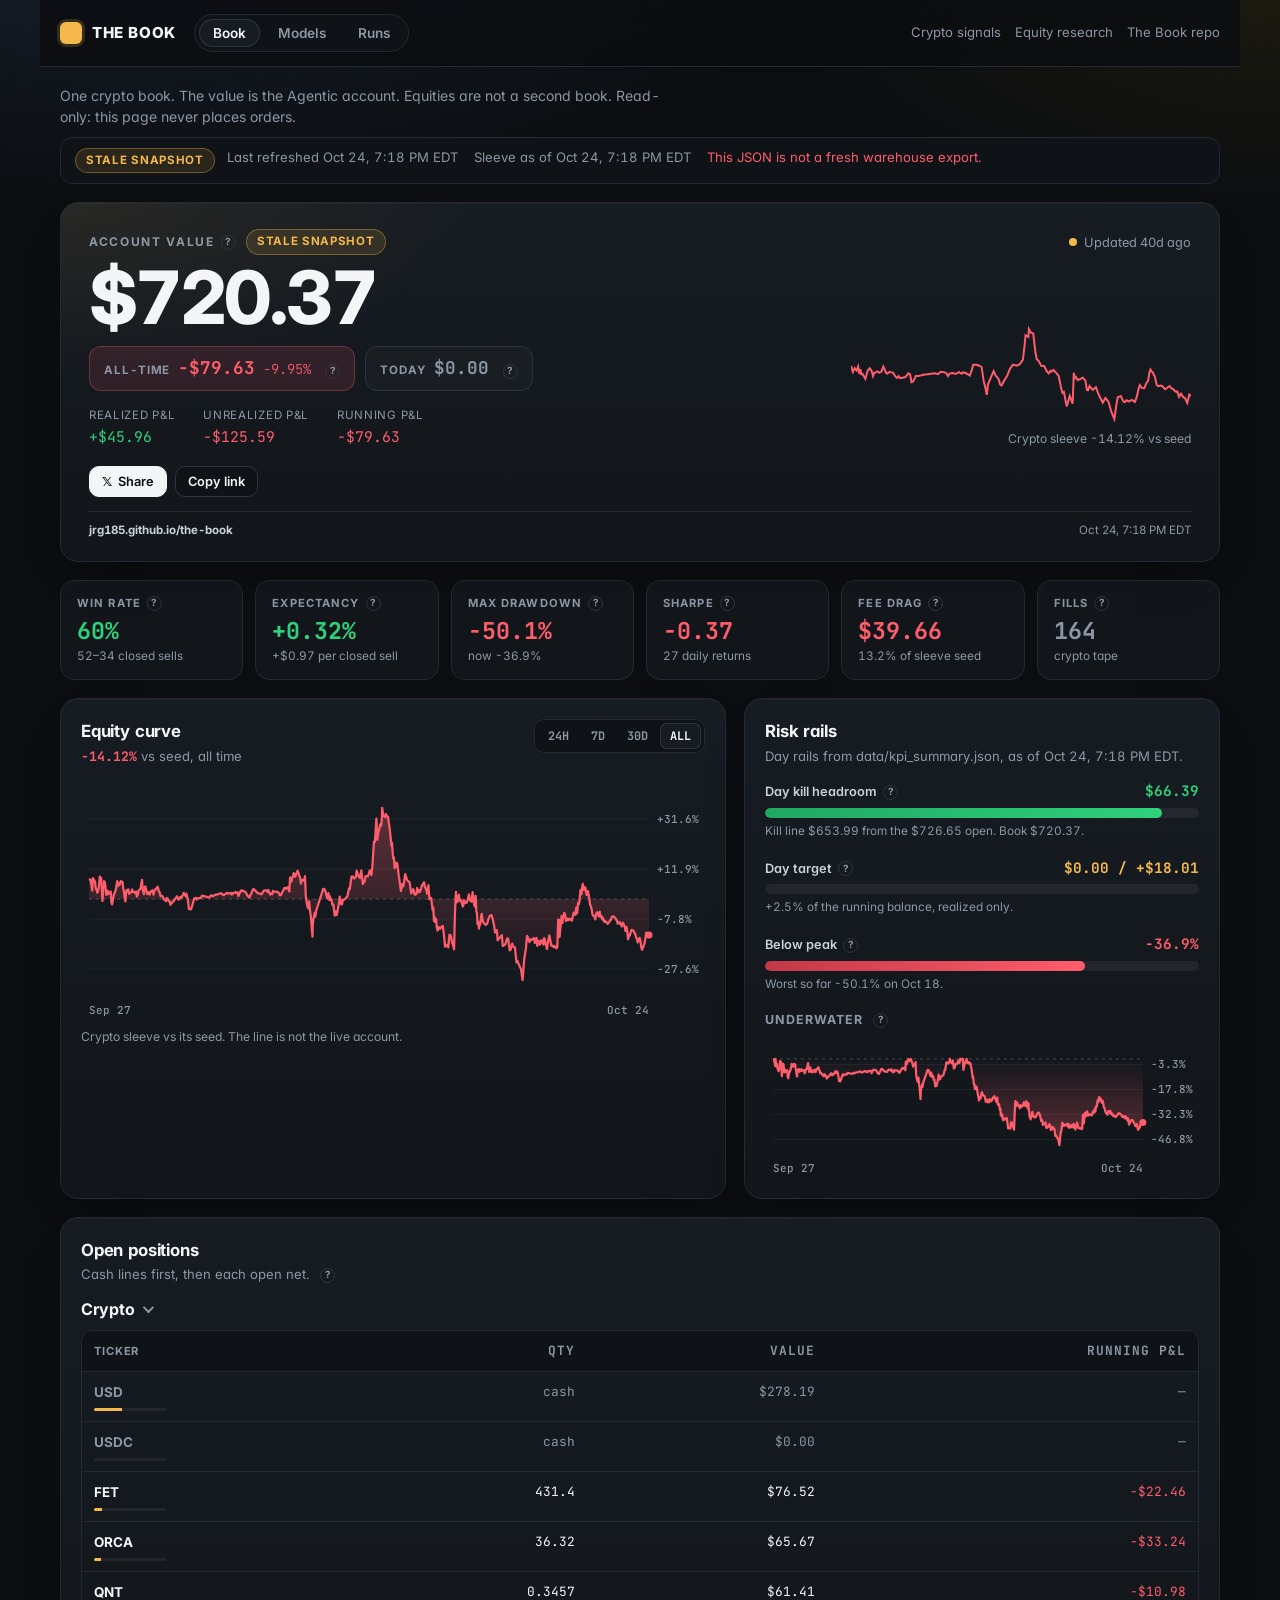
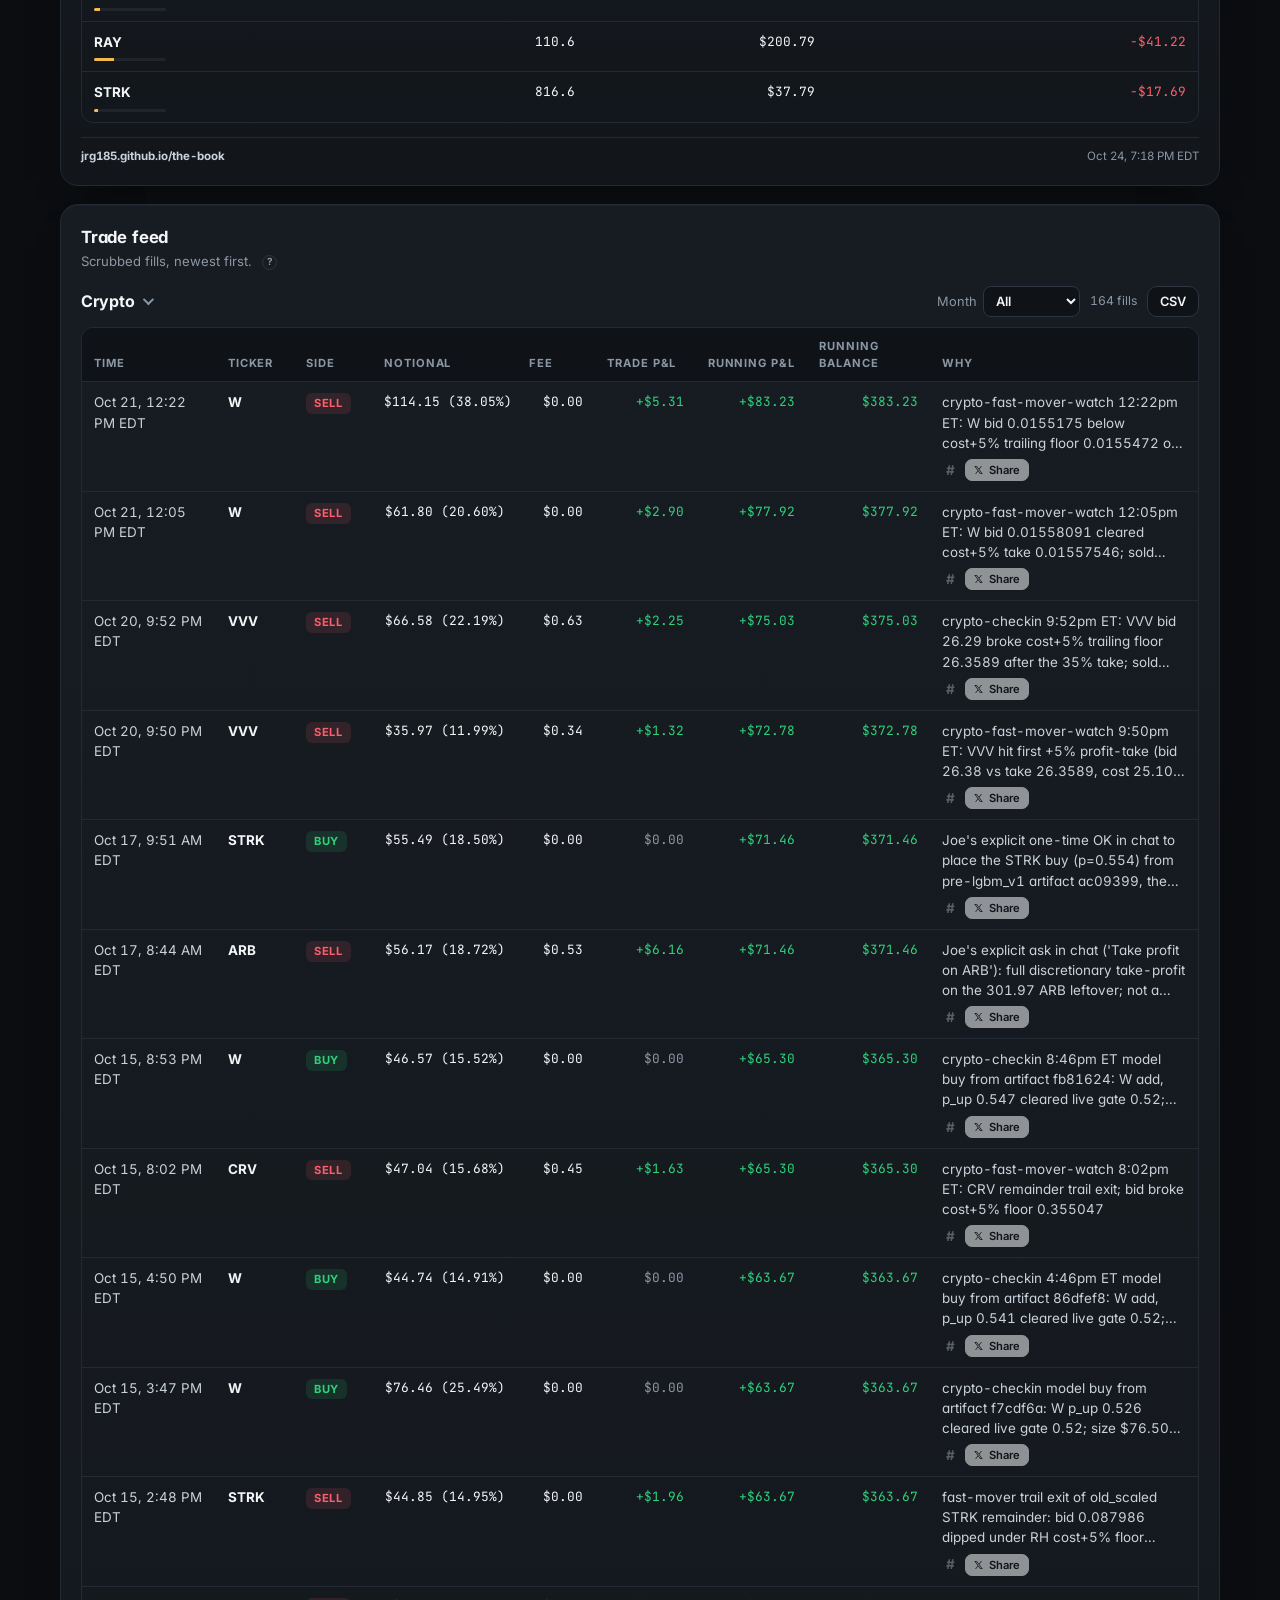
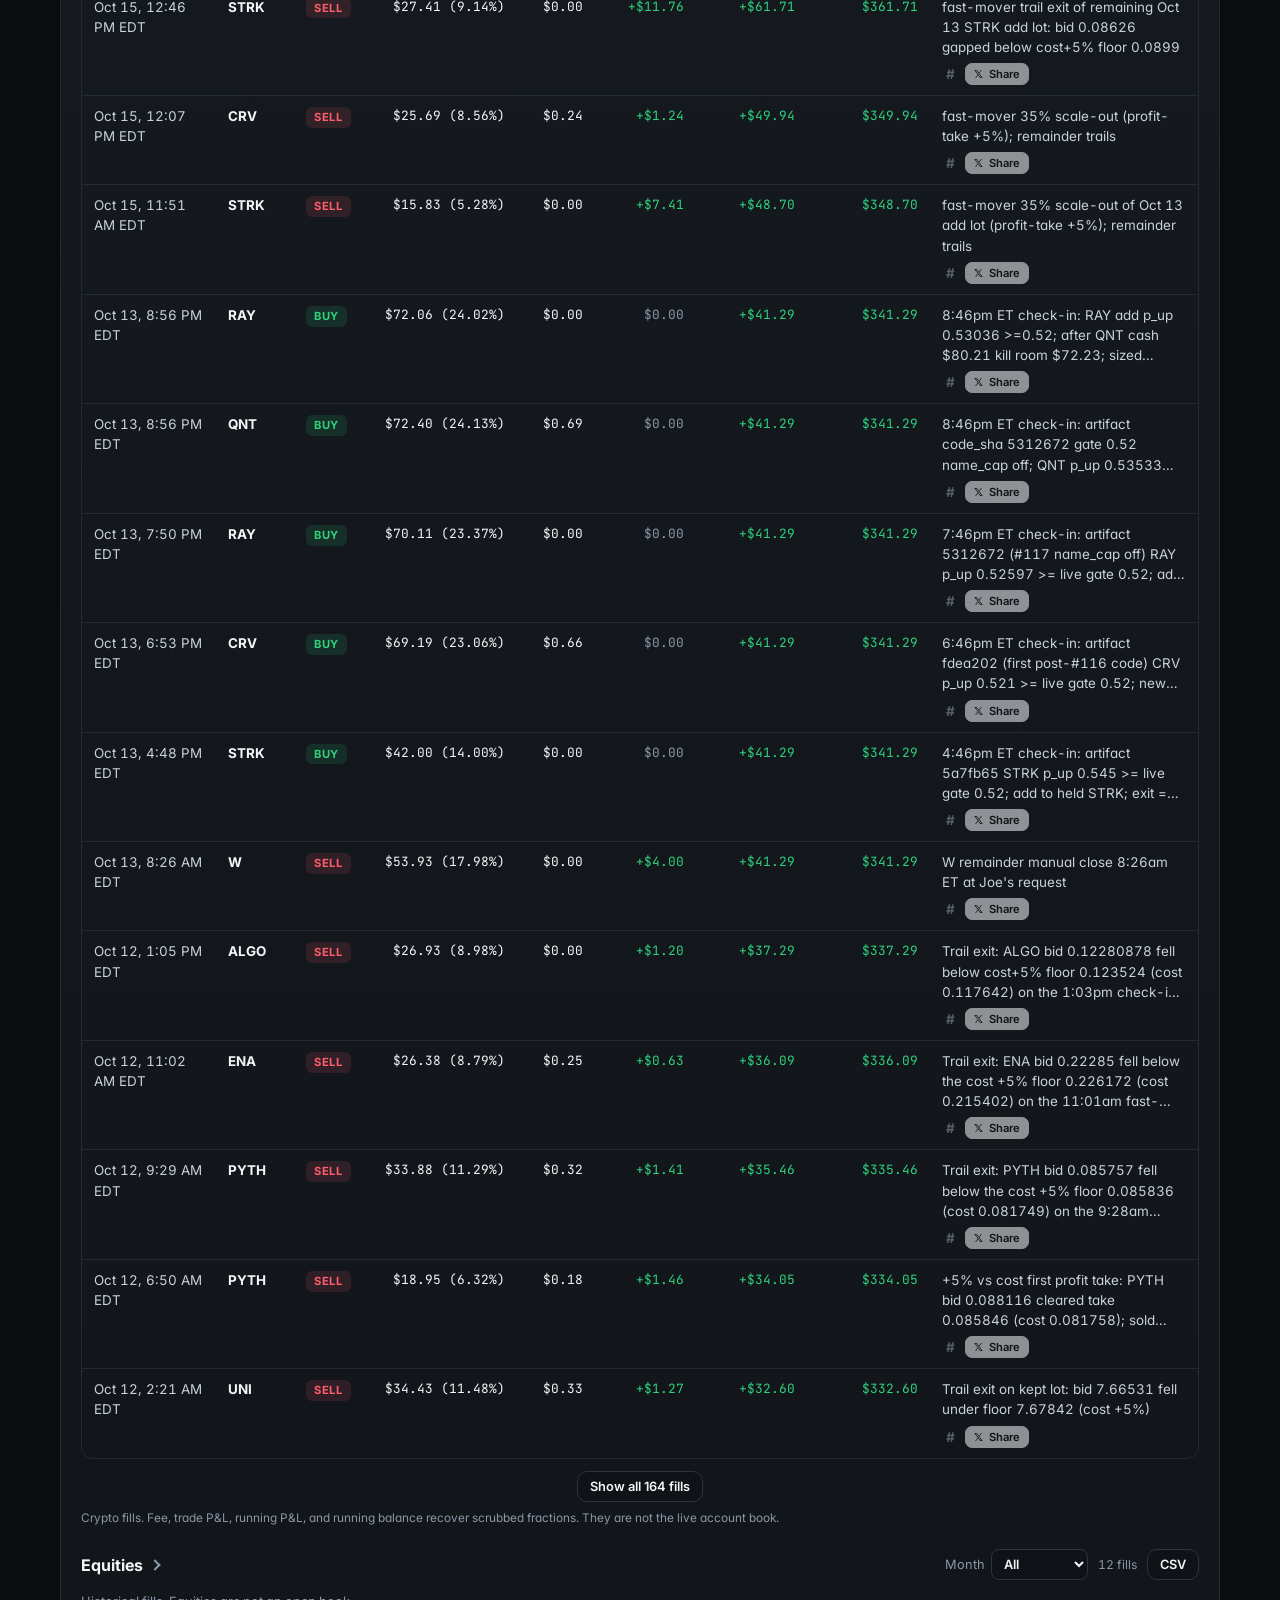
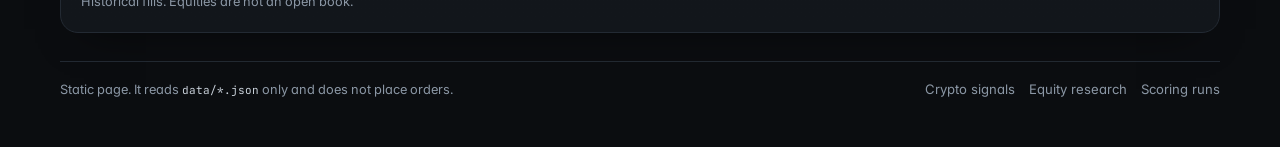
<file: index.html>
<!DOCTYPE html>
<html lang="en">
<head>
  <meta charset="utf-8">
  <meta name="viewport" content="width=device-width, initial-scale=1, viewport-fit=cover">
  <title>The Book · one live crypto book, public scoreboard</title>
  <meta name="description" content="The Book is a read-only scoreboard for one live crypto book. Account value, P&amp;L, risk rails, and every scrubbed fill, refreshed from the warehouse.">
  <link rel="canonical" href="https://jrg185.github.io/the-book/">
  <meta name="theme-color" content="#0b0d10">
  <meta property="og:type" content="website">
  <meta property="og:site_name" content="The Book">
  <meta property="og:title" content="The Book · one live crypto book, public scoreboard">
  <meta property="og:description" content="Account value, P&amp;L, risk rails, and every scrubbed fill. Read-only. Refreshed from the warehouse.">
  <meta property="og:url" content="https://jrg185.github.io/the-book/">
  <meta property="og:image" content="https://jrg185.github.io/the-book/og.png">
  <meta property="og:image:type" content="image/png">
  <meta property="og:image:width" content="1200">
  <meta property="og:image:height" content="630">
  <meta property="og:image:alt" content="The Book scoreboard: account value, all-time P&amp;L, crypto sleeve curve, and risk stats.">
  <meta name="twitter:card" content="summary_large_image">
  <meta name="twitter:title" content="The Book · one live crypto book, public scoreboard">
  <meta name="twitter:description" content="Account value, P&amp;L, risk rails, and every scrubbed fill. Read-only.">
  <meta name="twitter:image" content="https://jrg185.github.io/the-book/og.png">
  <meta name="twitter:image:alt" content="The Book scoreboard: account value, all-time P&amp;L, crypto sleeve curve, and risk stats.">
  <link rel="icon" href="data:image/svg+xml,%3Csvg xmlns='http://www.w3.org/2000/svg' viewBox='0 0 32 32'%3E%3Crect fill='%230b0d10' width='32' height='32' rx='7'/%3E%3Crect fill='%23f5b84b' x='7' y='7' width='18' height='18' rx='4'/%3E%3C/svg%3E">
  <link rel="preconnect" href="https://fonts.googleapis.com">
  <link rel="preconnect" href="https://fonts.gstatic.com" crossorigin>
  <link href="https://fonts.googleapis.com/css2?family=Inter:wght@400;500;600;700;800&family=JetBrains+Mono:wght@500;700&display=swap" rel="stylesheet">
  <link rel="stylesheet" href="styles.css">
</head>
<body>
  <header class="masthead">
    <a class="brand" href="./" aria-label="The Book home">
      <span class="brand-mark" aria-hidden="true"></span>
      <span class="brand-name">The Book</span>
    </a>
    <nav class="tabs" aria-label="Board sections">
      <button type="button" id="tab-sleeves" aria-selected="true">Book</button>
      <button type="button" id="tab-models" aria-selected="false">Models</button>
      <a class="tab-link" href="runs/">Runs</a>
    </nav>
    <nav class="repo-links" aria-label="Board links">
      <a href="#model-crypto" data-tab="models">Crypto signals</a>
      <a href="#model-equities" data-tab="models">Equity research</a>
      <a href="https://github.com/jrg185/the-book" target="_blank" rel="noopener">The Book repo</a>
    </nav>
  </header>

  <p class="lede">One crypto book. The value is the Agentic account. Equities are not a second book. Read-only: this page never places orders.</p>

  <section id="status" class="status" aria-live="polite">
    <p class="status-copy">Loading snapshot…</p>
  </section>

  <div id="panel-sleeves">
    <main id="board">
      <section id="hero" class="card hero shot" aria-label="Account"></section>
      <section id="chips" class="chips" aria-label="Key stats"></section>

      <div class="duo">
        <section class="card shot" id="curves-section" aria-labelledby="curves-heading">
          <header class="card-head">
            <div>
              <h2 id="curves-heading">Equity curve</h2>
              <p class="sub" id="curve-change"></p>
            </div>
            <div class="seg" role="group" aria-label="Time range" id="range-toggle"></div>
          </header>
          <div id="curves" class="chart-host"></div>
          <p class="fine">Crypto sleeve vs its seed. The line is not the live account.</p>
        </section>

        <section class="card shot" id="risk-section" aria-labelledby="risk-heading">
          <header class="card-head">
            <div>
              <h2 id="risk-heading">Risk rails</h2>
              <p class="sub" id="rails-source"></p>
            </div>
          </header>
          <div id="rails" class="rails"></div>
          <h3 class="mini-head">Underwater <span class="tip" tabindex="0" data-tip="Distance below the crypto sleeve's running peak. 0% is a new high.">?</span></h3>
          <div id="underwater" class="chart-host"></div>
        </section>
      </div>

      <section class="card shot" id="positions-section" aria-labelledby="positions-heading">
        <header class="card-head">
          <div>
            <h2 id="positions-heading">Open positions</h2>
            <p class="sub">Cash lines first, then each open net. <span class="tip" tabindex="0" data-tip="USD and USDC are cash with no P&amp;L. Each open row's running P&amp;L is that name's closed P&amp;L plus the live mark. A flat name stays off.">?</span></p>
          </div>
        </header>
        <div id="positions"></div>
      </section>

      <section class="card" id="feed-section" aria-labelledby="feed-heading">
        <header class="card-head">
          <div>
            <h2 id="feed-heading">Trade feed</h2>
            <p class="sub">Scrubbed fills, newest first. <span class="tip" tabindex="0" data-tip="From kpi_trades_scrubbed. Dollars are scrubbed fractions times the seed in config/book_seeds.json. Order, fill, and account ids are never shown.">?</span></p>
          </div>
        </header>
        <div id="day-banner" class="day-banner" hidden></div>
        <div id="tapes" class="tapes"></div>
      </section>
    </main>
  </div>

  <div id="panel-models" hidden>
    <section class="models-head">
      <h2>Models</h2>
      <p class="sub">Crypto scorecard first: the live backend, closed-fill win rate and expectancy, fee drag, kill headroom, and the out-of-sample read.</p>
    </section>
    <div id="models"></div>
  </div>

  <footer class="foot">
    <p>Static page. It reads <code>data/*.json</code> only and does not place orders.</p>
    <nav class="repo-links" aria-label="Footer links">
      <a href="#model-crypto" data-tab="models">Crypto signals</a>
      <a href="#model-equities" data-tab="models">Equity research</a>
      <a href="runs/">Scoring runs</a>
    </nav>
  </footer>
  <div id="toast" class="toast" role="status" hidden></div>
  <noscript>This board needs JavaScript to read the committed JSON snapshot.</noscript>
  <script type="module" src="app.js"></script>
</body>
</html>
</file>
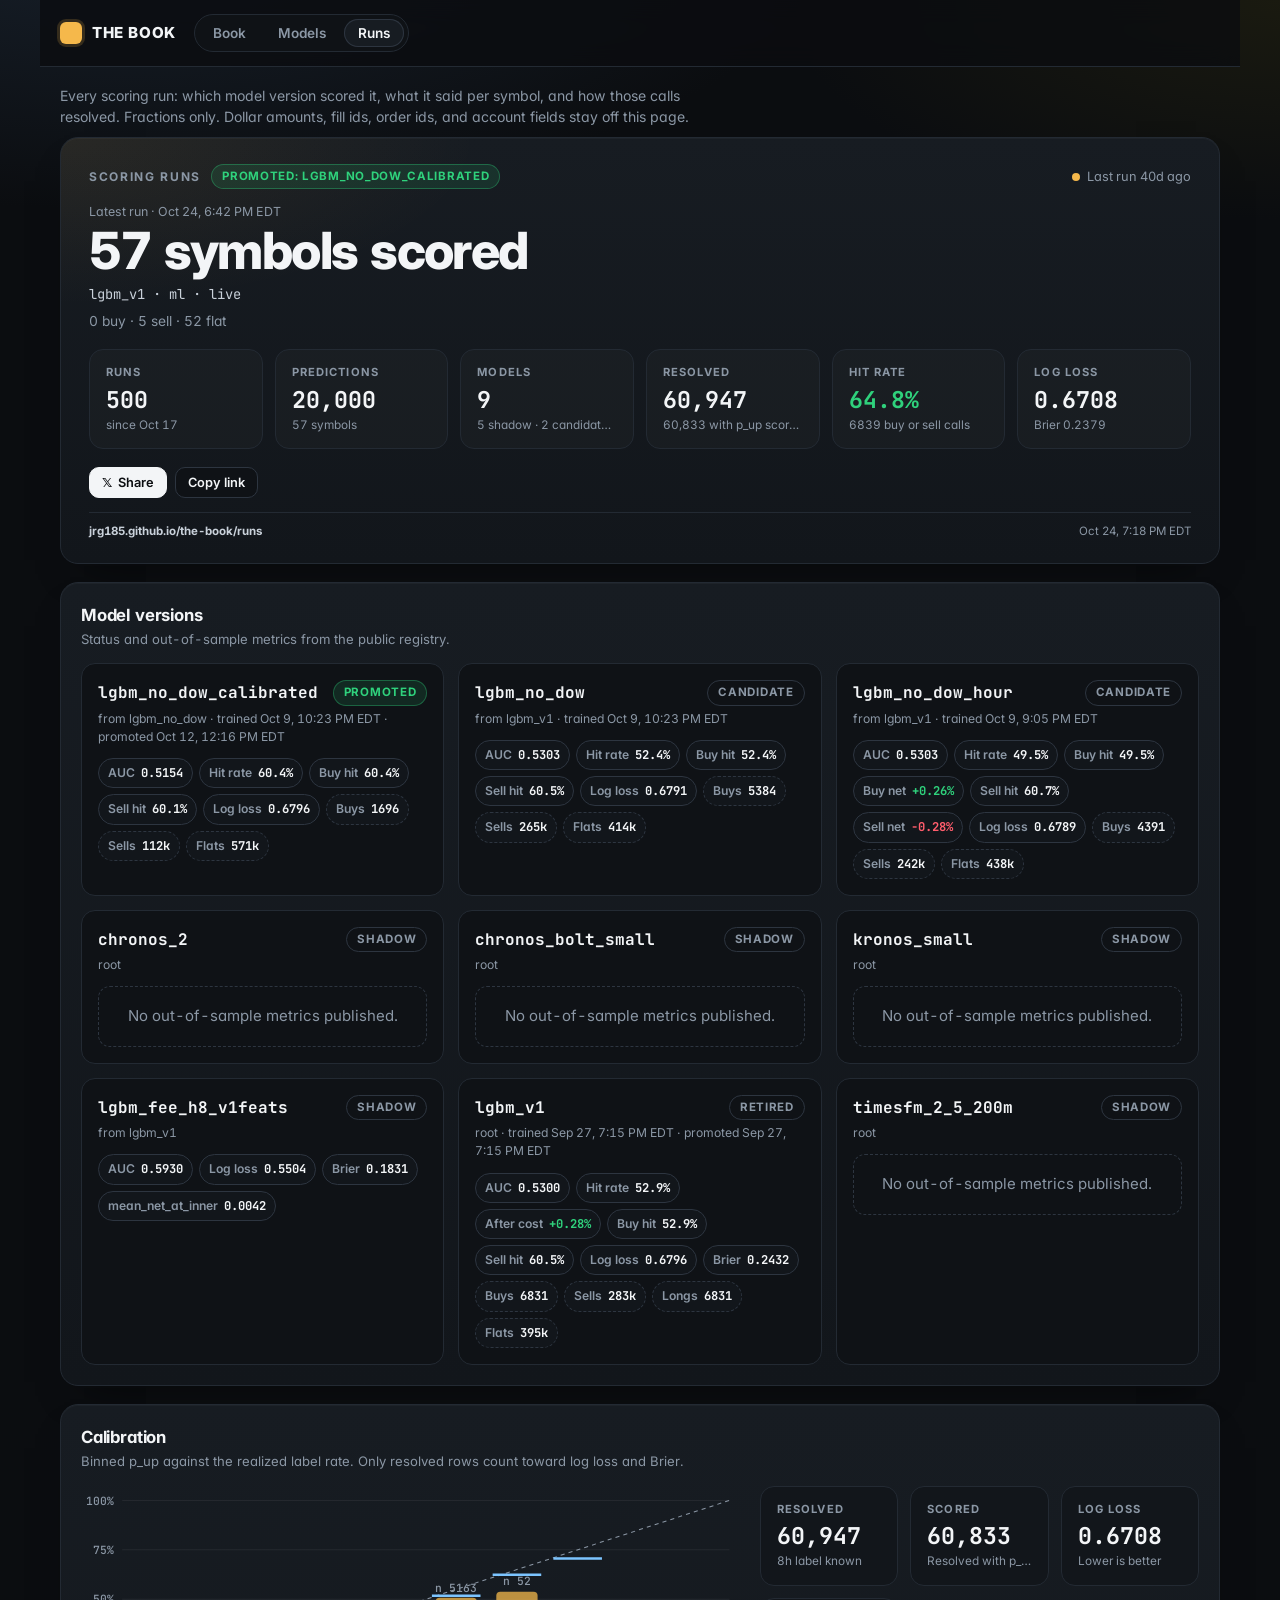
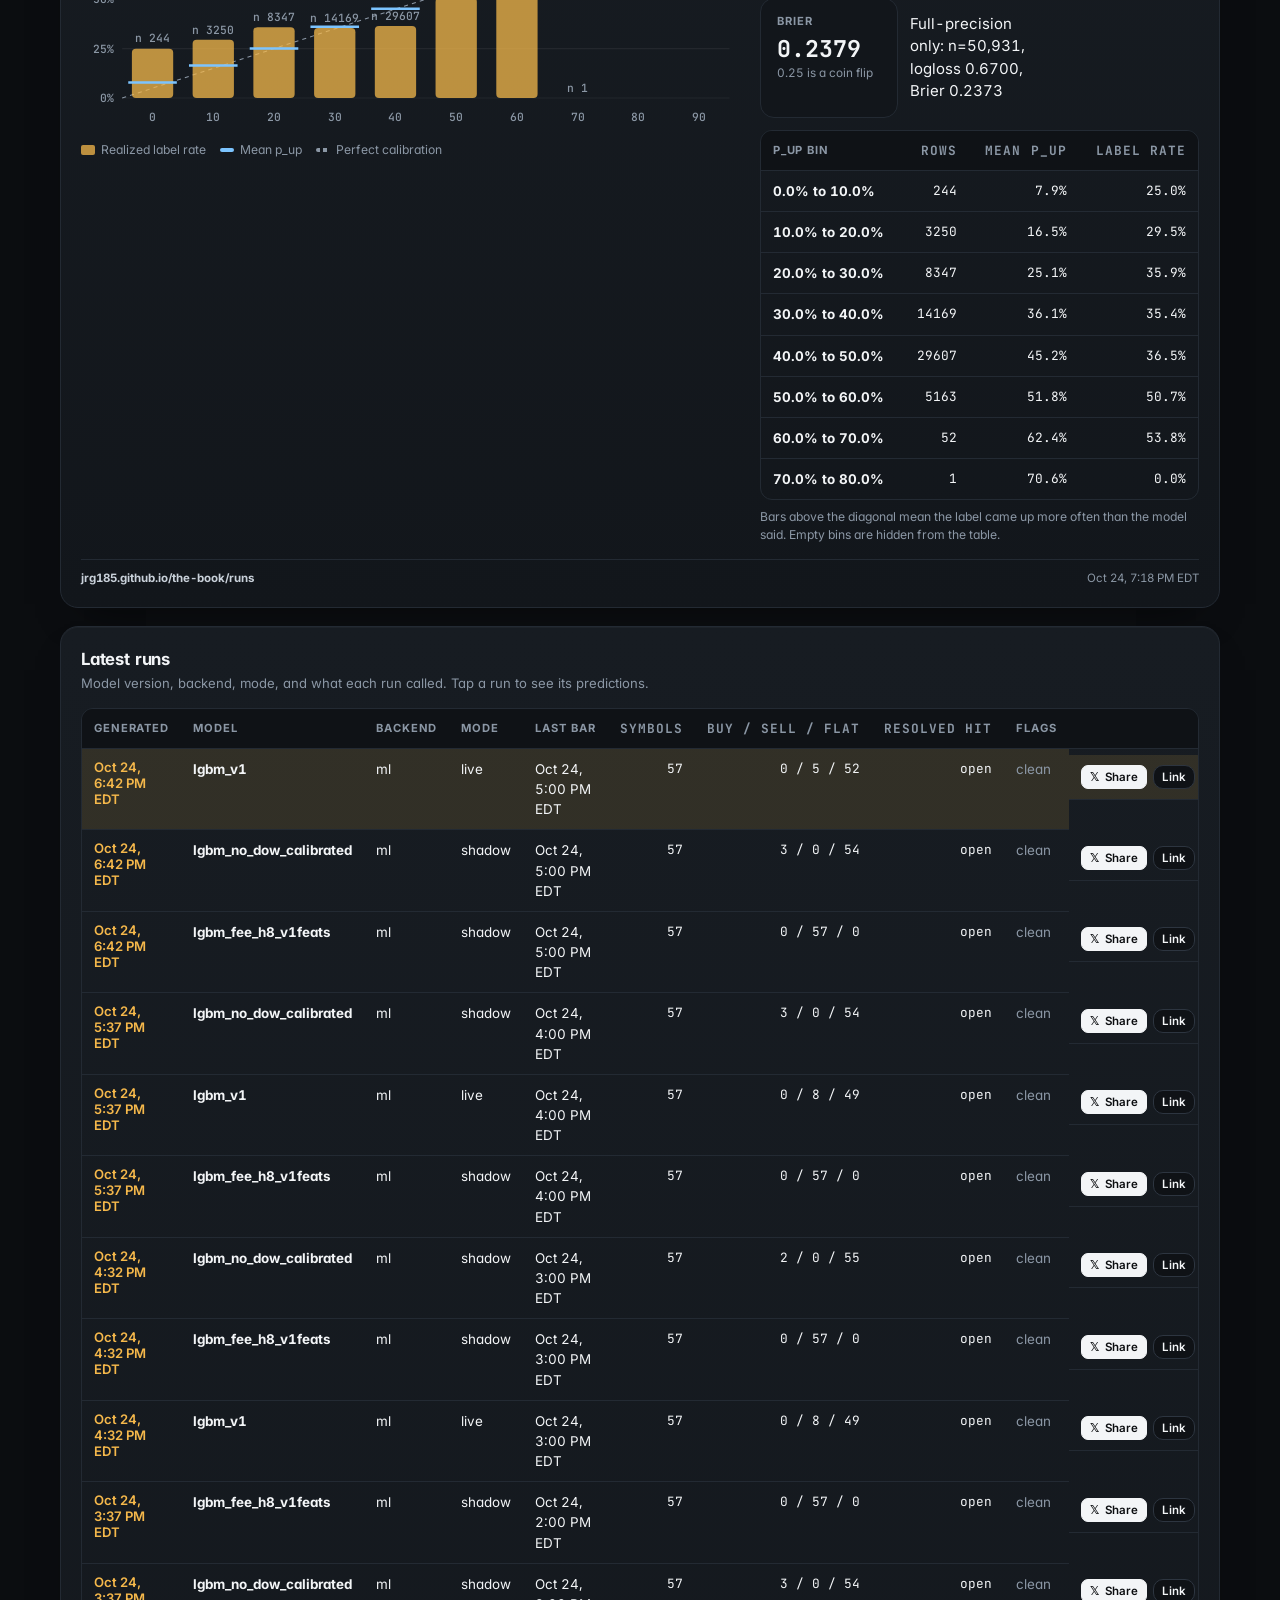
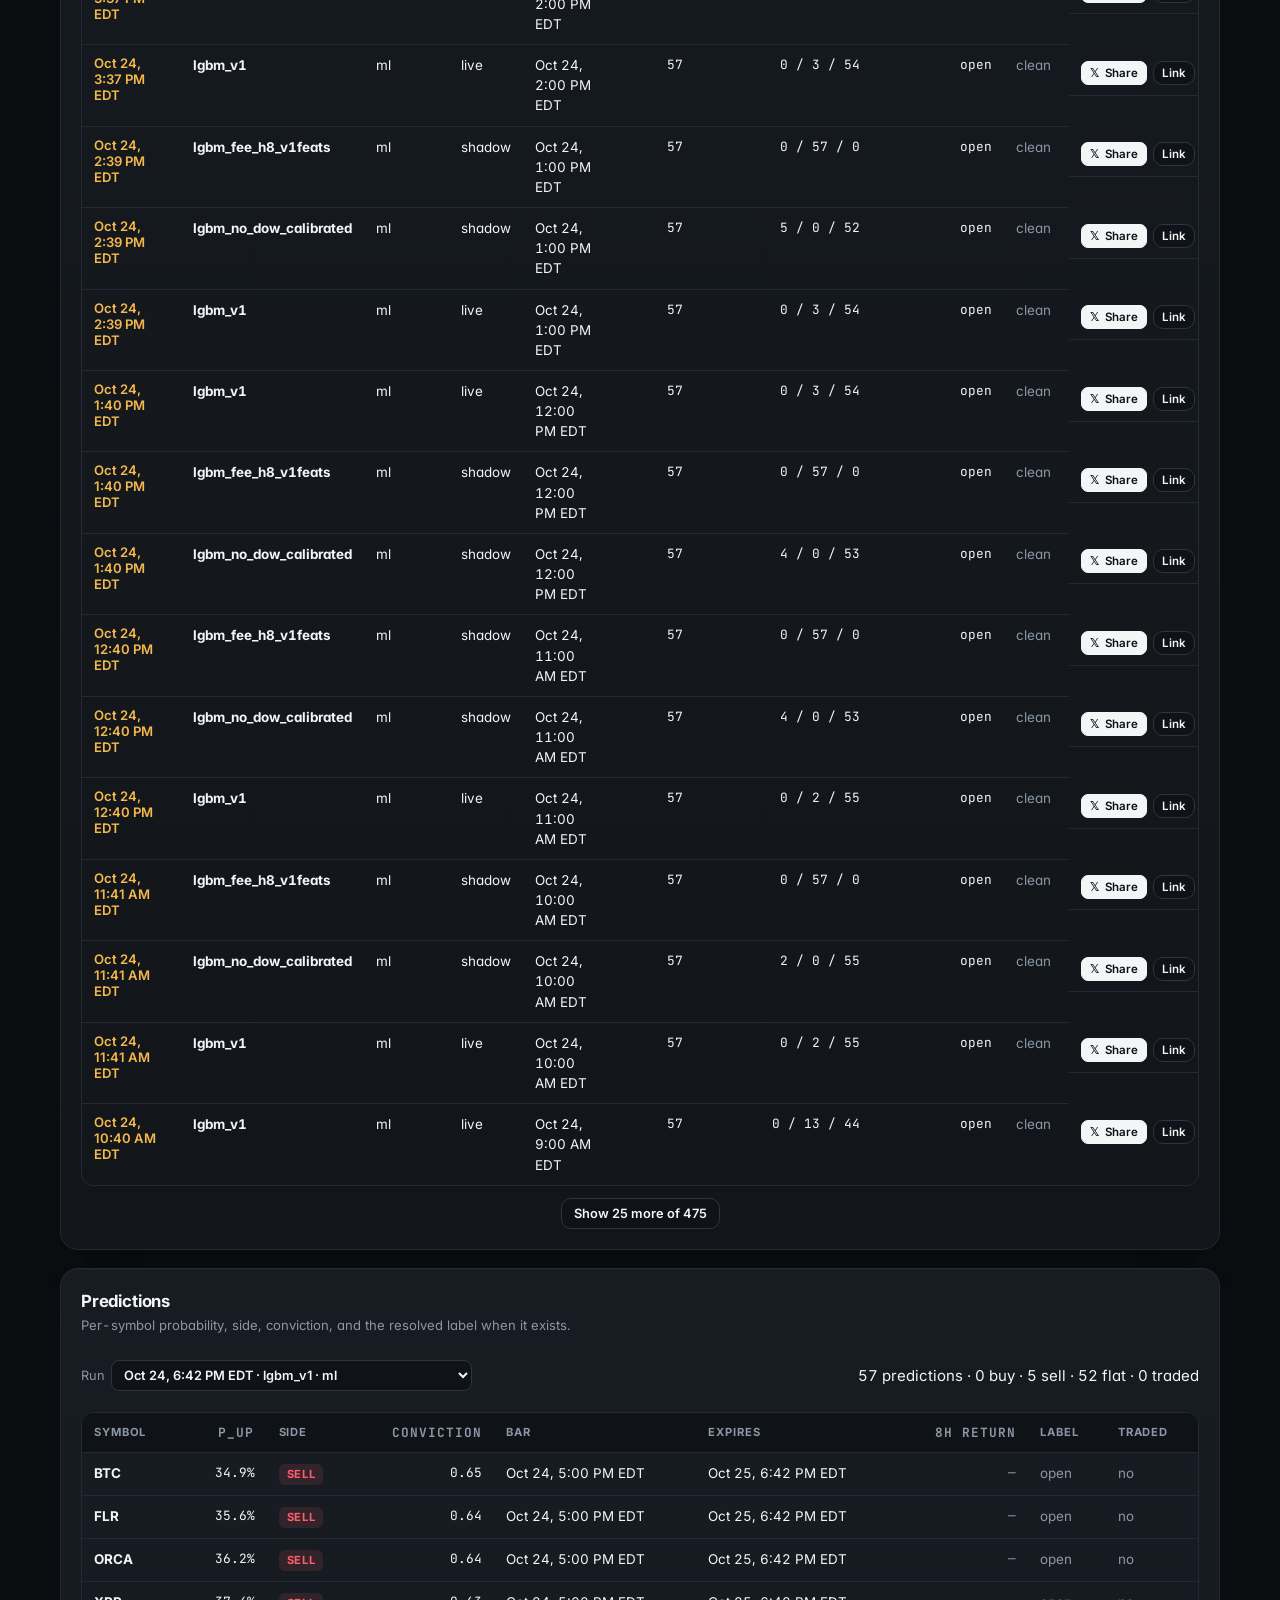
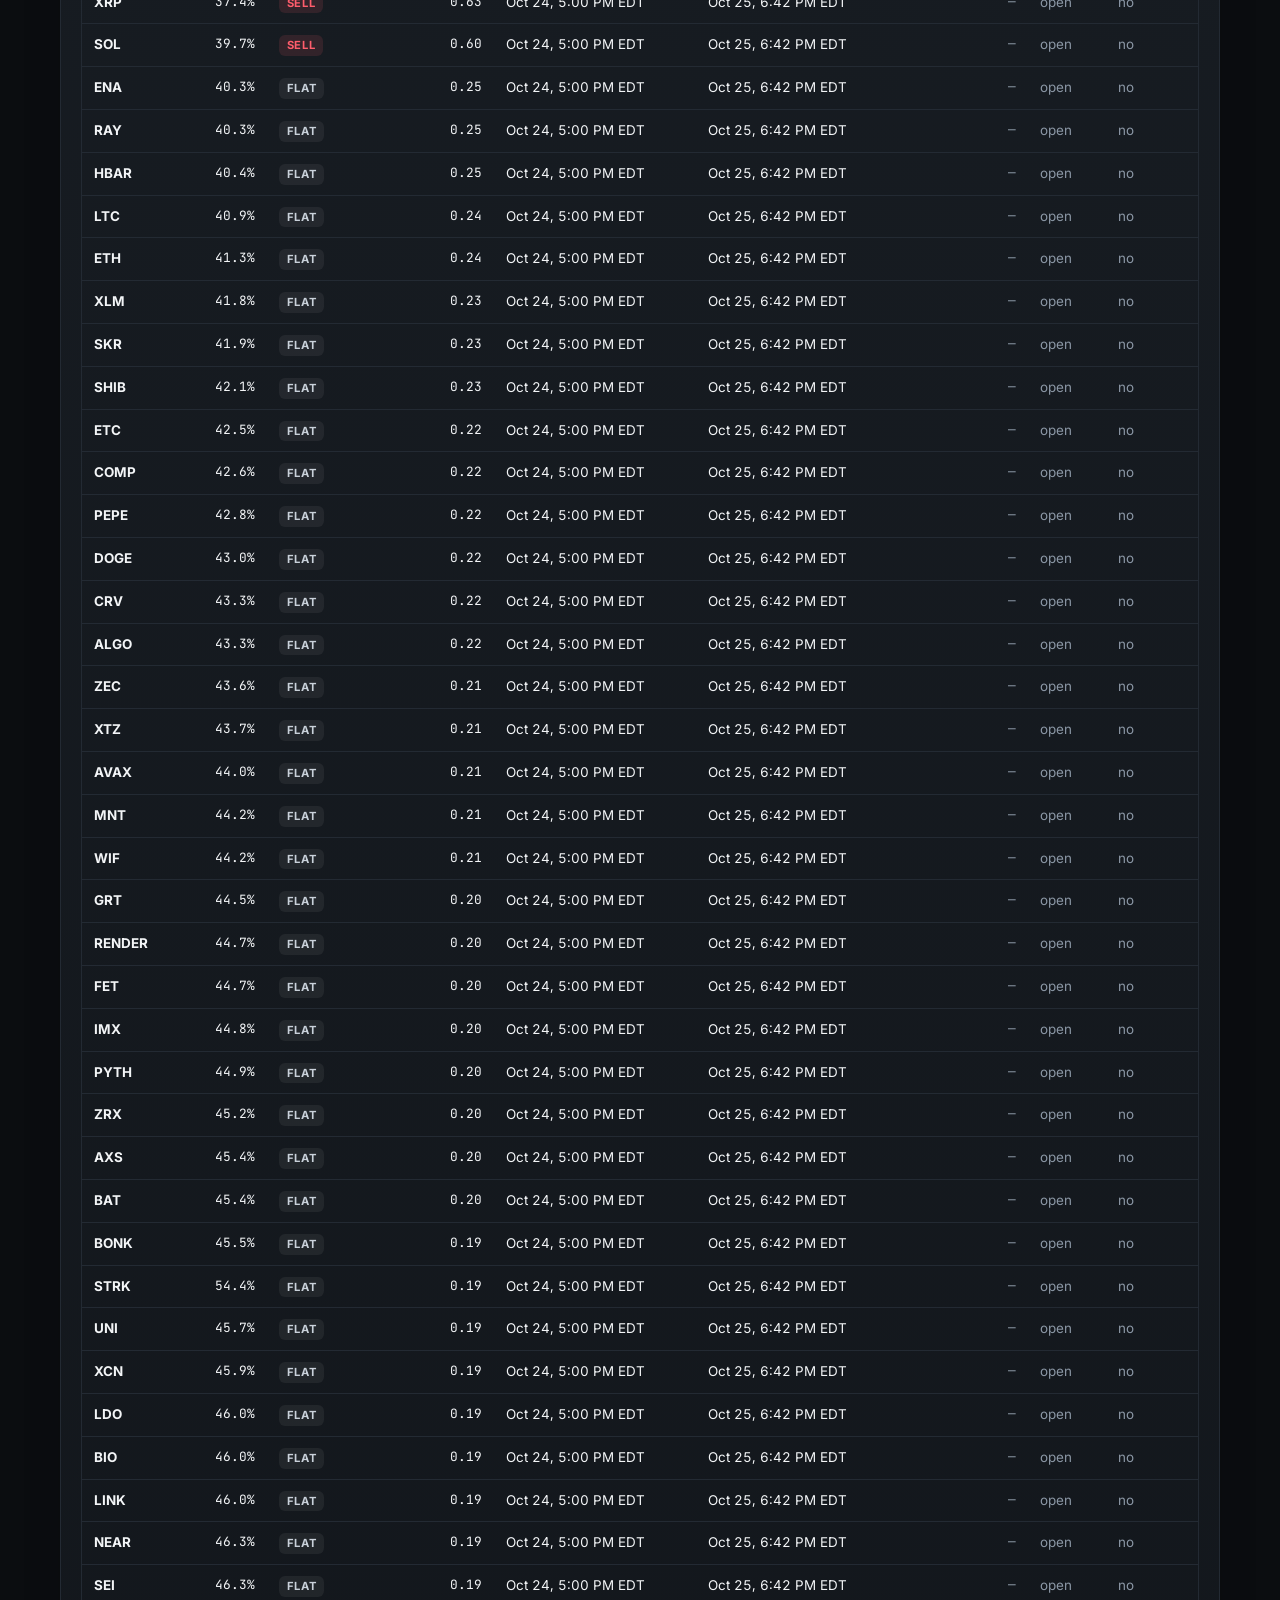
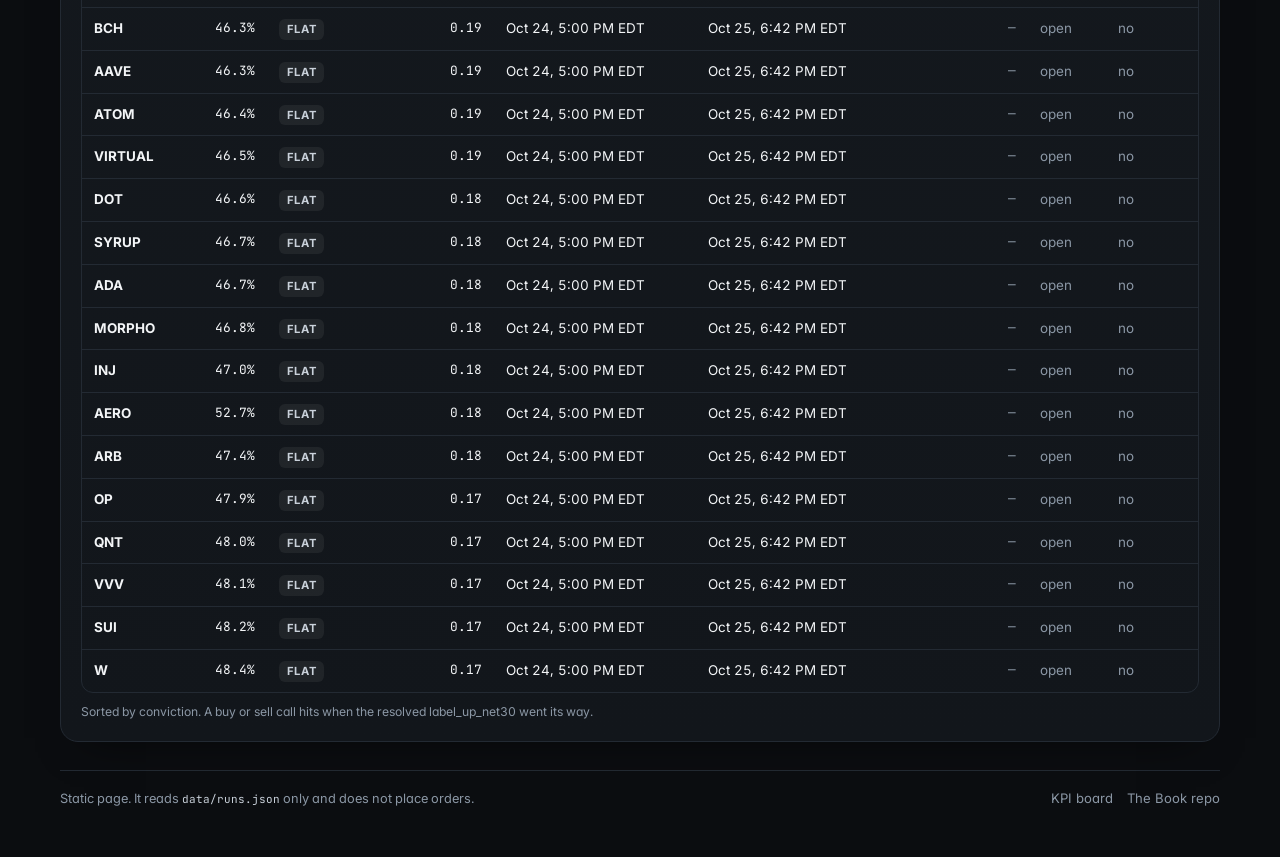
<file: runs/index.html>
<!DOCTYPE html>
<html lang="en">
<head>
  <meta charset="utf-8">
  <meta name="viewport" content="width=device-width, initial-scale=1, viewport-fit=cover">
  <title>Scoring runs · The Book</title>
  <meta name="description" content="Every scoring run on The Book: model version, per-symbol predictions, out-of-sample metrics, and calibration. Public fractions only.">
  <link rel="canonical" href="https://jrg185.github.io/the-book/runs/">
  <meta name="theme-color" content="#0b0d10">
  <meta property="og:type" content="website">
  <meta property="og:site_name" content="The Book">
  <meta property="og:title" content="Scoring runs · The Book">
  <meta property="og:description" content="Model versions, out-of-sample metrics, calibration, and every per-symbol prediction. Read-only.">
  <meta property="og:url" content="https://jrg185.github.io/the-book/runs/">
  <meta property="og:image" content="https://jrg185.github.io/the-book/og.png">
  <meta property="og:image:type" content="image/png">
  <meta property="og:image:width" content="1200">
  <meta property="og:image:height" content="630">
  <meta property="og:image:alt" content="The Book scoreboard: account value, all-time P&amp;L, crypto sleeve curve, and risk stats.">
  <meta name="twitter:card" content="summary_large_image">
  <meta name="twitter:title" content="Scoring runs · The Book">
  <meta name="twitter:description" content="Model versions, out-of-sample metrics, calibration, and every per-symbol prediction. Read-only.">
  <meta name="twitter:image" content="https://jrg185.github.io/the-book/og.png">
  <meta name="twitter:image:alt" content="The Book scoreboard: account value, all-time P&amp;L, crypto sleeve curve, and risk stats.">
  <link rel="icon" href="data:image/svg+xml,%3Csvg xmlns='http://www.w3.org/2000/svg' viewBox='0 0 32 32'%3E%3Crect fill='%230b0d10' width='32' height='32' rx='7'/%3E%3Crect fill='%23f5b84b' x='7' y='7' width='18' height='18' rx='4'/%3E%3C/svg%3E">
  <link rel="preconnect" href="https://fonts.googleapis.com">
  <link rel="preconnect" href="https://fonts.gstatic.com" crossorigin>
  <link href="https://fonts.googleapis.com/css2?family=Inter:wght@400;500;600;700;800&family=JetBrains+Mono:wght@500;700&display=swap" rel="stylesheet">
  <link rel="stylesheet" href="../styles.css">
</head>
<body>
  <header class="masthead">
    <a class="brand" href="../" aria-label="The Book home">
      <span class="brand-mark" aria-hidden="true"></span>
      <span class="brand-name">The Book</span>
    </a>
    <nav class="tabs" aria-label="Pages">
      <a class="tab-link" href="../">Book</a>
      <a class="tab-link" href="../#models">Models</a>
      <a class="tab-link" href="./" aria-current="page">Runs</a>
    </nav>
  </header>

  <p class="lede">Every scoring run: which model version scored it, what it said per symbol, and how those calls resolved. Fractions only. Dollar amounts, fill ids, order ids, and account fields stay off this page.</p>

  <section id="status" class="status" aria-live="polite">
    <p class="status-copy">Loading scoring runs…</p>
  </section>

  <main>
    <section class="card hero shot runs-hero" id="runs-hero" aria-labelledby="runs-hero-heading">
      <h1 class="sr-only" id="runs-hero-heading">Scoring runs</h1>
      <div id="runs-summary"></div>
    </section>

    <section class="card" id="versions-section" aria-labelledby="versions-heading">
      <header class="card-head">
        <div>
          <h2 id="versions-heading">Model versions</h2>
          <p class="sub">Status and out-of-sample metrics from the public registry.</p>
        </div>
      </header>
      <div id="versions" class="version-grid"></div>
    </section>

    <section class="card shot" id="calibration-section" aria-labelledby="calibration-heading">
      <header class="card-head">
        <div>
          <h2 id="calibration-heading">Calibration</h2>
          <p class="sub">Binned p_up against the realized label rate. Only resolved rows count toward log loss and Brier.</p>
        </div>
      </header>
      <div id="calibration"></div>
    </section>

    <section class="card" id="runs-section" aria-labelledby="runs-heading">
      <header class="card-head">
        <div>
          <h2 id="runs-heading">Latest runs</h2>
          <p class="sub">Model version, backend, mode, and what each run called. Tap a run to see its predictions.</p>
        </div>
      </header>
      <div id="runs"></div>
    </section>

    <section class="card" id="predictions-section" aria-labelledby="predictions-heading">
      <header class="card-head">
        <div>
          <h2 id="predictions-heading">Predictions</h2>
          <p class="sub">Per-symbol probability, side, conviction, and the resolved label when it exists.</p>
        </div>
      </header>
      <div id="predictions"></div>
    </section>
  </main>

  <footer class="foot">
    <p>Static page. It reads <code>data/runs.json</code> only and does not place orders.</p>
    <nav class="repo-links" aria-label="Footer links">
      <a href="../">KPI board</a>
      <a href="https://github.com/jrg185/the-book" target="_blank" rel="noopener">The Book repo</a>
    </nav>
  </footer>
  <div id="toast" class="toast" role="status" hidden></div>
  <noscript>This page needs JavaScript to read the committed JSON snapshot.</noscript>
  <script type="module" src="app.js"></script>
</body>
</html>
</file>
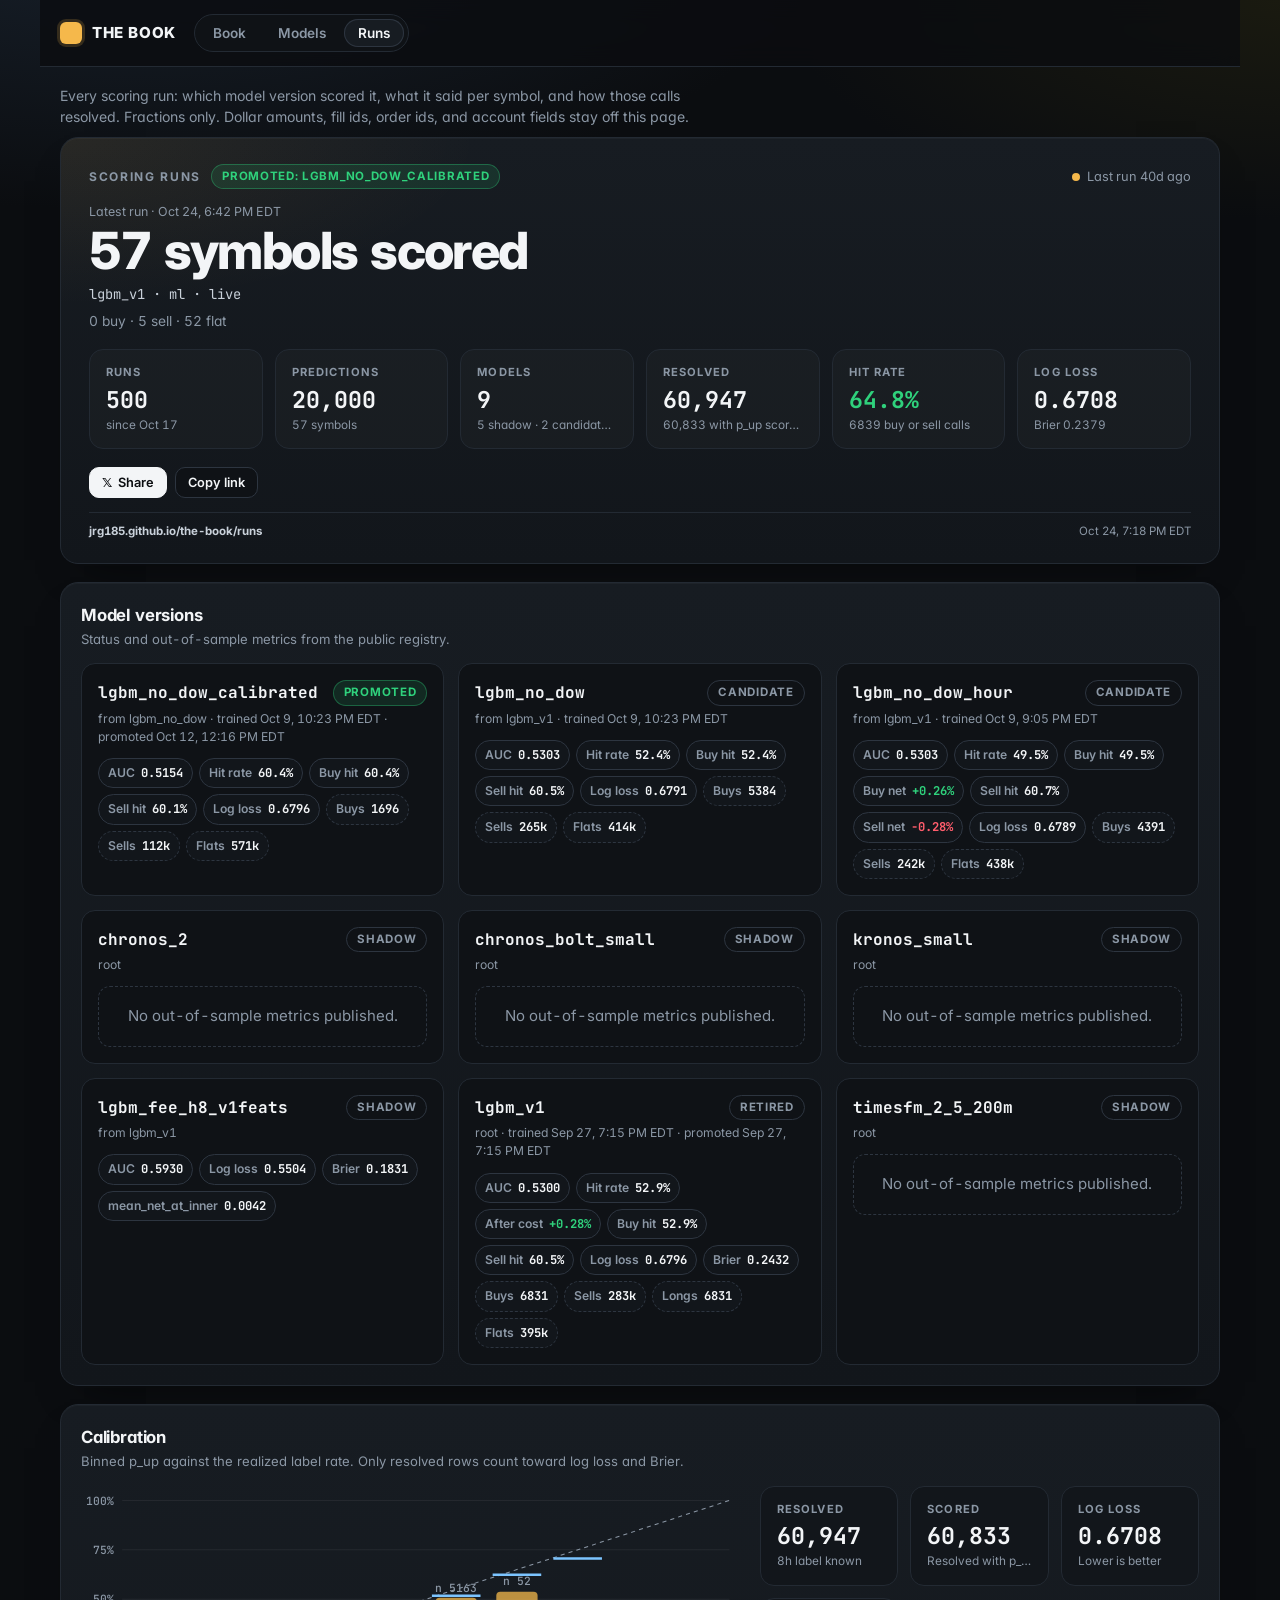
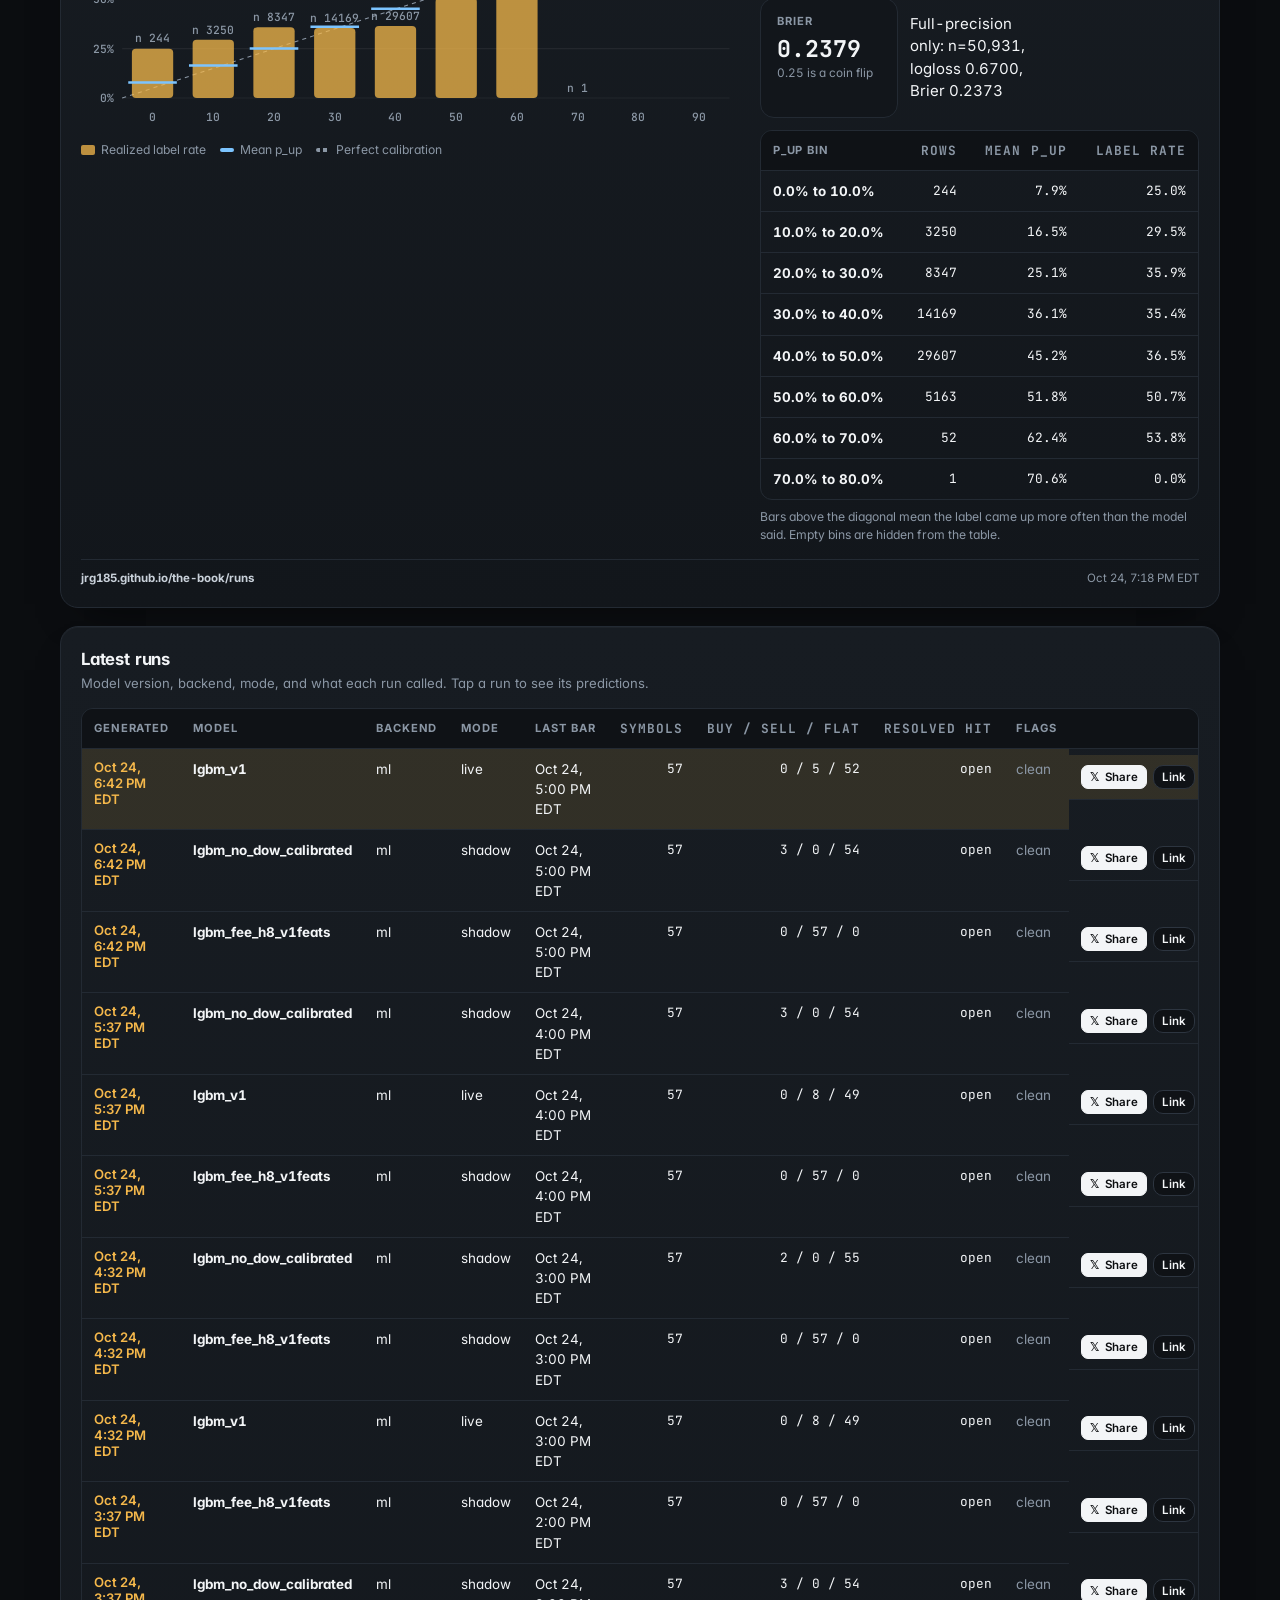
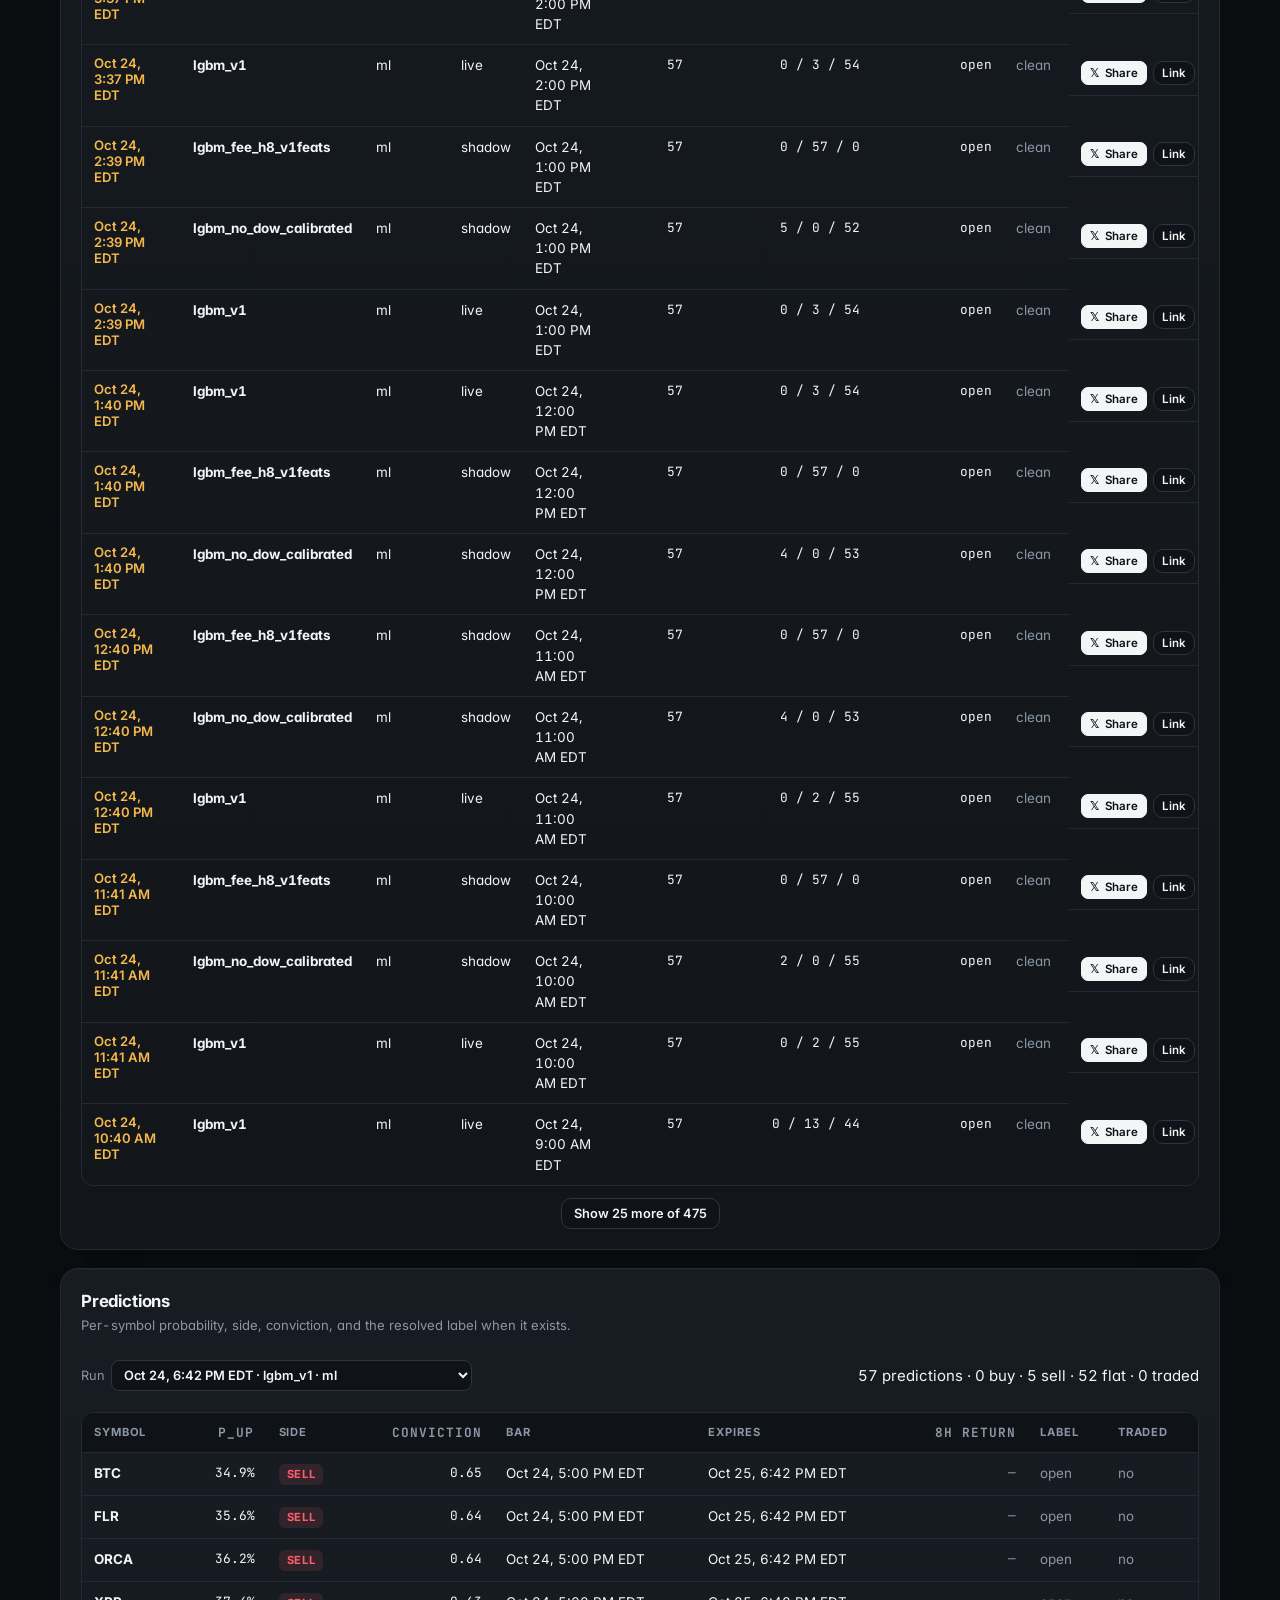
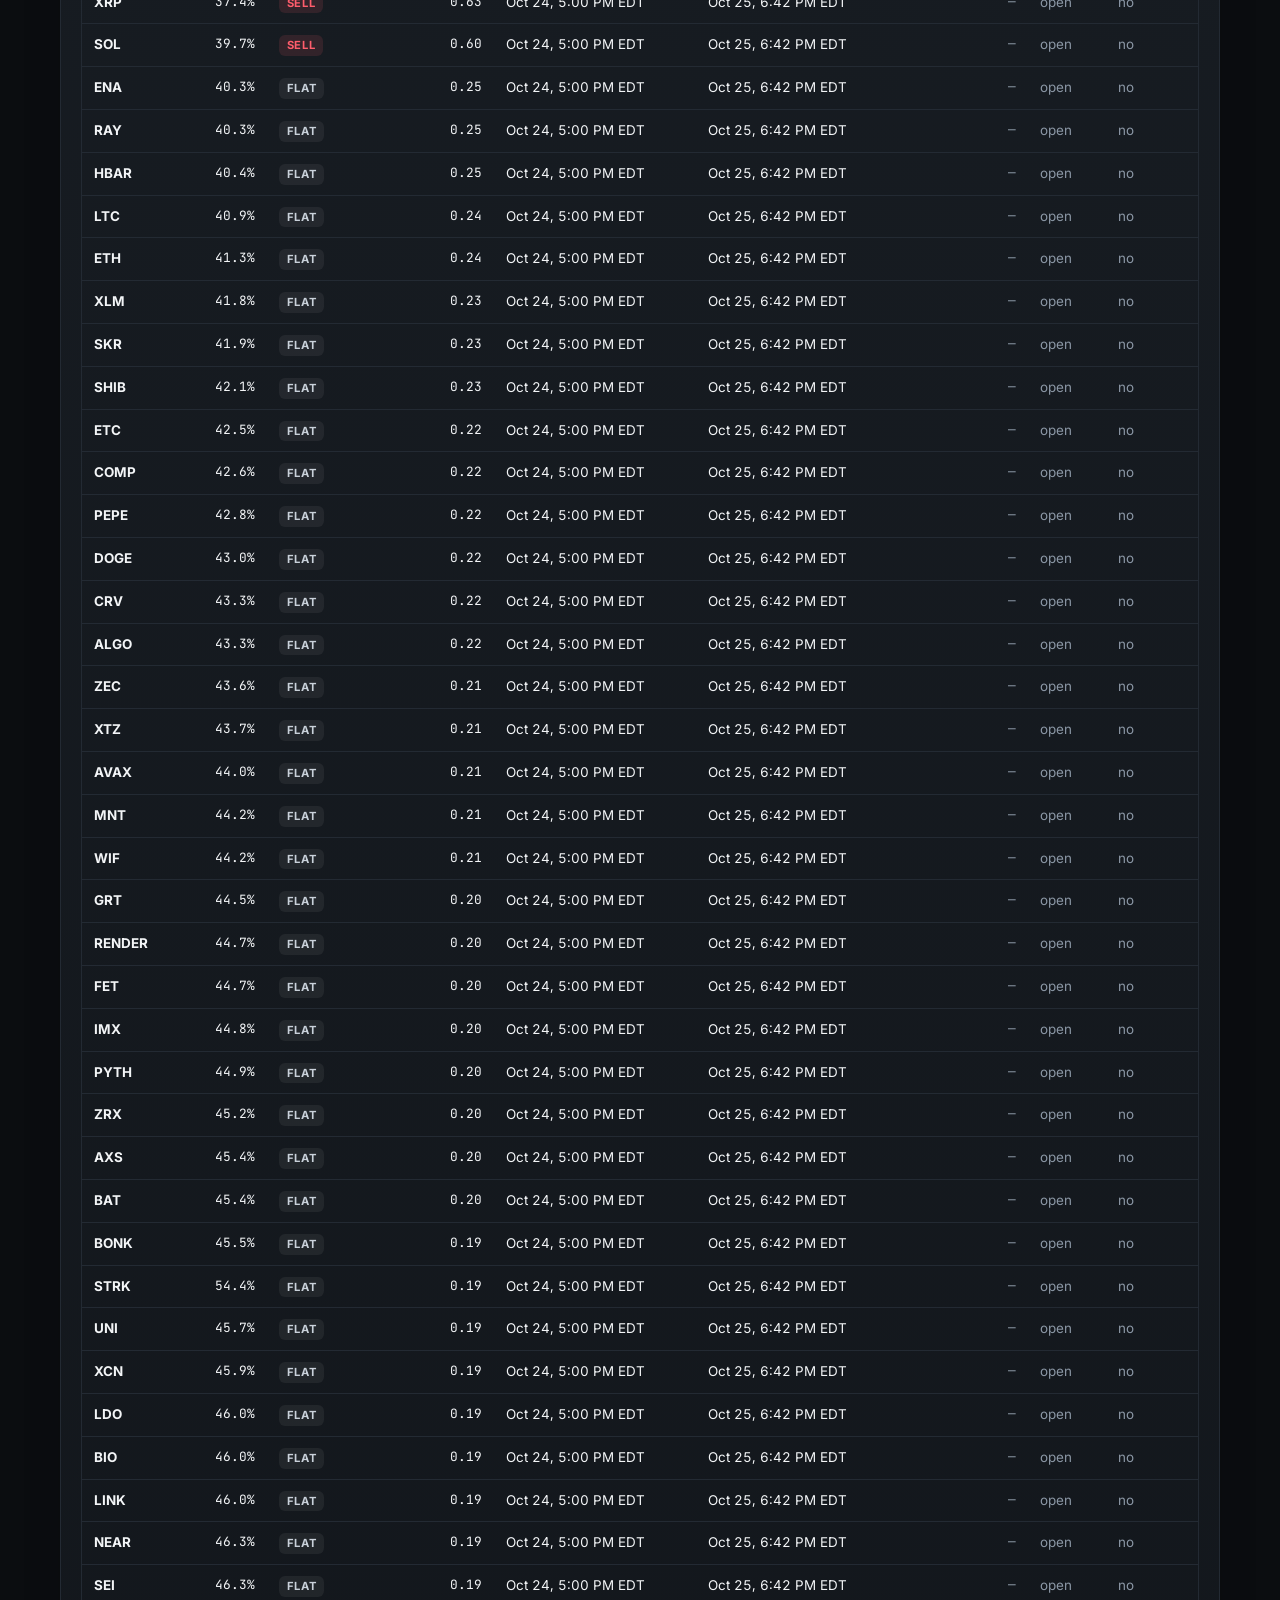
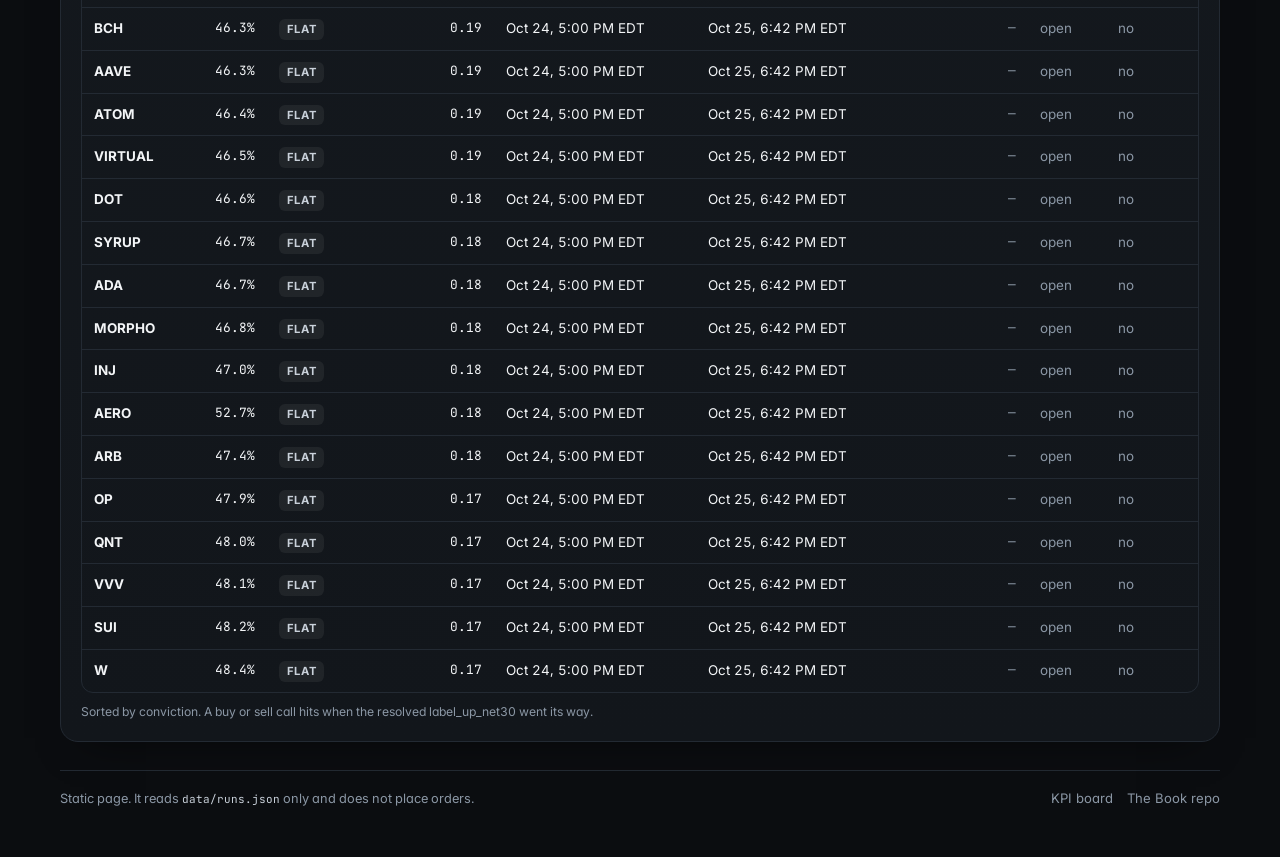
<file: runs.html>
<!DOCTYPE html>
<html lang="en">
<head>
  <meta charset="utf-8">
  <title>Scoring runs · The Book</title>
  <link rel="canonical" href="https://jrg185.github.io/the-book/runs/">
  <meta http-equiv="refresh" content="0; url=runs/">
  <meta name="robots" content="noindex">
  <script>location.replace("runs/" + location.hash);</script>
</head>
<body>
  <p>Scoring runs moved to <a href="runs/">runs/</a>.</p>
</body>
</html>
</file>
<file: styles.css>
:root {
  --bg: #0b0d10;
  --bg-2: #0f1216;
  --card: #12161b;
  --card-2: #171c22;
  --line: #232a33;
  --line-2: #2d3540;
  --ink: #f3f5f7;
  --ink-2: #c9d1da;
  --dim: #8b97a5;
  --up: #2fd17c;
  --up-bg: rgba(47, 209, 124, 0.12);
  --down: #ff5d6c;
  --down-bg: rgba(255, 93, 108, 0.12);
  --warn: #f5b84b;
  --accent: #f5b84b;
  --accent-bg: rgba(245, 184, 75, 0.12);
  --radius: 18px;
  --mono: "JetBrains Mono", ui-monospace, SFMono-Regular, Menlo, monospace;
  --sans: Inter, system-ui, -apple-system, "Segoe UI", Roboto, sans-serif;
  color-scheme: dark;
}

* {
  box-sizing: border-box;
}

[hidden] {
  display: none !important;
}

html {
  -webkit-text-size-adjust: 100%;
  scroll-padding-top: 80px;
}

body {
  margin: 0 auto;
  max-width: 1200px;
  padding: 0 20px 48px;
  background:
    radial-gradient(1200px 500px at 10% -10%, #18212c 0%, transparent 60%),
    radial-gradient(900px 400px at 100% 0%, #1a1a10 0%, transparent 55%),
    var(--bg);
  background-attachment: fixed;
  color: var(--ink);
  font-family: var(--sans);
  font-size: 15px;
  line-height: 1.5;
  font-feature-settings: "tnum" 1, "cv11" 1;
}

a {
  color: var(--accent);
  text-decoration: none;
}

a:hover {
  text-decoration: underline;
}

code {
  font-family: var(--mono);
  font-size: 0.86em;
  color: var(--ink-2);
}

h1,
h2,
h3 {
  margin: 0;
  letter-spacing: -0.01em;
}

h2 {
  font-size: 1.05rem;
  font-weight: 700;
}

.sr-only {
  position: absolute;
  width: 1px;
  height: 1px;
  overflow: hidden;
  clip: rect(0 0 0 0);
  white-space: nowrap;
}

/* Masthead */
.masthead {
  position: sticky;
  top: 0;
  z-index: 20;
  display: flex;
  align-items: center;
  gap: 18px;
  margin: 0 -20px;
  padding: 14px 20px;
  background: rgba(11, 13, 16, 0.82);
  backdrop-filter: blur(12px);
  -webkit-backdrop-filter: blur(12px);
  border-bottom: 1px solid var(--line);
}

.brand {
  display: inline-flex;
  align-items: center;
  gap: 10px;
  color: var(--ink);
  font-weight: 800;
  letter-spacing: 0.04em;
  text-transform: uppercase;
  font-size: 0.95rem;
}

.brand:hover {
  text-decoration: none;
}

.brand-mark {
  width: 22px;
  height: 22px;
  border-radius: 6px;
  background: var(--accent);
  box-shadow: 0 0 0 3px rgba(245, 184, 75, 0.18);
}

.tabs {
  display: flex;
  gap: 4px;
  padding: 4px;
  border: 1px solid var(--line);
  border-radius: 999px;
  background: var(--bg-2);
}

.tabs button,
.tabs .tab-link {
  appearance: none;
  border: 0;
  background: transparent;
  color: var(--dim);
  font: 600 0.85rem var(--sans);
  padding: 6px 14px;
  border-radius: 999px;
  cursor: pointer;
}

.tabs .tab-link:hover {
  color: var(--ink);
  text-decoration: none;
}

.tabs button[aria-selected="true"],
.tabs .tab-link[aria-current="page"] {
  background: var(--card-2);
  color: var(--ink);
  box-shadow: inset 0 0 0 1px var(--line-2);
}

.repo-links {
  display: flex;
  flex-wrap: wrap;
  gap: 14px;
  margin-left: auto;
  font-size: 0.82rem;
}

.repo-links a {
  color: var(--dim);
}

.repo-links a:hover {
  color: var(--ink);
}

.lede {
  margin: 18px 0 10px;
  color: var(--dim);
  font-size: 0.88rem;
  max-width: 70ch;
}

/* Status */
.status {
  display: flex;
  align-items: flex-start;
  gap: 12px;
  margin: 0 0 18px;
  padding: 10px 14px;
  border: 1px solid var(--line);
  border-radius: 12px;
  background: var(--bg-2);
  font-size: 0.82rem;
}

.status.is-live {
  display: none;
}

.status-lines {
  display: flex;
  flex-wrap: wrap;
  column-gap: 16px;
}

.status-copy {
  margin: 0;
  color: var(--dim);
}

.status-error {
  color: var(--down);
}

.status-warn {
  color: var(--warn);
}

.chip {
  display: inline-flex;
  align-items: center;
  gap: 6px;
  margin: 0;
  padding: 3px 10px;
  border-radius: 999px;
  font-size: 0.72rem;
  font-weight: 700;
  letter-spacing: 0.06em;
  text-transform: uppercase;
  white-space: nowrap;
  border: 1px solid var(--line-2);
  color: var(--dim);
}

.chip.live {
  color: var(--up);
  background: var(--up-bg);
  border-color: rgba(47, 209, 124, 0.35);
}

.chip.stale,
.chip.paused {
  color: var(--warn);
  background: var(--accent-bg);
  border-color: rgba(245, 184, 75, 0.35);
}

.chip.error {
  color: var(--down);
  background: var(--down-bg);
  border-color: rgba(255, 93, 108, 0.35);
}

/* Cards */
.card {
  position: relative;
  background: linear-gradient(180deg, var(--card-2), var(--card));
  border: 1px solid var(--line);
  border-radius: var(--radius);
  padding: 20px;
  box-shadow: 0 1px 0 rgba(255, 255, 255, 0.03) inset, 0 20px 40px -24px rgba(0, 0, 0, 0.6);
  margin-bottom: 18px;
}

.card-head {
  display: flex;
  align-items: flex-start;
  justify-content: space-between;
  gap: 12px;
  margin-bottom: 14px;
}

.sub {
  margin: 2px 0 0;
  color: var(--dim);
  font-size: 0.82rem;
}

.fine {
  margin: 8px 0 0;
  color: var(--dim);
  font-size: 0.76rem;
}

.note {
  margin: 12px 0 0;
  color: var(--dim);
  font-size: 0.8rem;
}

.empty {
  margin: 0;
  padding: 18px;
  color: var(--dim);
  text-align: center;
  border: 1px dashed var(--line-2);
  border-radius: 12px;
}

.watermark {
  display: none;
  justify-content: space-between;
  gap: 12px;
  margin: 14px 0 0;
  padding-top: 10px;
  border-top: 1px solid var(--line);
  color: var(--dim);
  font-size: 0.72rem;
}

.shot .watermark,
.pos-panel .watermark {
  display: flex;
}

.wm-brand {
  font-weight: 700;
  color: var(--ink-2);
}

.up {
  color: var(--up);
}

.down {
  color: var(--down);
}

.flat,
.dim {
  color: var(--dim);
}

.warn {
  color: var(--warn);
}

/* Tooltips */
.tip {
  position: relative;
  display: inline-grid;
  place-items: center;
  width: 15px;
  height: 15px;
  margin-left: 6px;
  border-radius: 50%;
  border: 1px solid var(--line-2);
  color: var(--dim);
  font-size: 0.62rem;
  font-weight: 700;
  line-height: 1;
  vertical-align: 1px;
  cursor: help;
  text-transform: none;
  letter-spacing: 0;
}

.tip::after {
  content: attr(data-tip);
  position: absolute;
  left: 50%;
  bottom: calc(100% + 8px);
  transform: translateX(-50%);
  width: max-content;
  max-width: 260px;
  padding: 8px 10px;
  border-radius: 10px;
  background: #1f262e;
  border: 1px solid var(--line-2);
  color: var(--ink-2);
  font-size: 0.75rem;
  font-weight: 500;
  line-height: 1.4;
  white-space: normal;
  text-align: left;
  opacity: 0;
  pointer-events: none;
  transition: opacity 0.12s ease;
  z-index: 30;
  box-shadow: 0 10px 30px rgba(0, 0, 0, 0.5);
}

.tip:hover::after,
.tip:focus::after {
  opacity: 1;
}

/* Hero */
.hero {
  padding: 26px 28px 22px;
  background:
    radial-gradient(600px 240px at 0% 0%, rgba(245, 184, 75, 0.08), transparent 70%),
    linear-gradient(180deg, var(--card-2), var(--card));
}

.hero-top {
  display: flex;
  align-items: center;
  flex-wrap: wrap;
  gap: 10px;
}

.eyebrow {
  margin: 0;
  color: var(--dim);
  font-size: 0.75rem;
  font-weight: 700;
  letter-spacing: 0.14em;
  text-transform: uppercase;
}

.fresh {
  display: inline-flex;
  align-items: center;
  gap: 7px;
  margin-left: auto;
  color: var(--dim);
  font-size: 0.8rem;
}

.pulse {
  width: 8px;
  height: 8px;
  border-radius: 50%;
  background: var(--up);
  box-shadow: 0 0 0 0 rgba(47, 209, 124, 0.6);
  animation: pulse 2s infinite;
}

.fresh.old .pulse {
  background: var(--warn);
  animation: none;
}

@keyframes pulse {
  0% {
    box-shadow: 0 0 0 0 rgba(47, 209, 124, 0.55);
  }
  70% {
    box-shadow: 0 0 0 8px rgba(47, 209, 124, 0);
  }
  100% {
    box-shadow: 0 0 0 0 rgba(47, 209, 124, 0);
  }
}

@media (prefers-reduced-motion: reduce) {
  .pulse {
    animation: none;
  }
}

.hero-body {
  display: grid;
  grid-template-columns: minmax(0, 1fr) minmax(0, 340px);
  gap: 24px;
  align-items: end;
}

.hero-value {
  margin: 6px 0 12px;
  font-size: clamp(2.8rem, 8vw, 4.6rem);
  font-weight: 800;
  letter-spacing: -0.035em;
  line-height: 1;
  font-variant-numeric: tabular-nums;
}

.hero-chips {
  display: flex;
  flex-wrap: wrap;
  gap: 10px;
}

.pnl-chip {
  display: inline-flex;
  align-items: baseline;
  gap: 8px;
  padding: 8px 14px;
  border-radius: 12px;
  border: 1px solid var(--line-2);
  background: rgba(255, 255, 255, 0.02);
}

.pnl-chip.up {
  background: var(--up-bg);
  border-color: rgba(47, 209, 124, 0.3);
}

.pnl-chip.down {
  background: var(--down-bg);
  border-color: rgba(255, 93, 108, 0.3);
}

.pc-label {
  color: var(--dim);
  font-size: 0.72rem;
  font-weight: 700;
  letter-spacing: 0.08em;
  text-transform: uppercase;
}

.pc-value {
  font-family: var(--mono);
  font-weight: 700;
  font-size: 1.1rem;
}

.pc-frac {
  font-family: var(--mono);
  font-size: 0.86rem;
  opacity: 0.85;
}

.hero-split {
  display: grid;
  grid-template-columns: repeat(3, auto);
  justify-content: start;
  column-gap: 28px;
  margin: 16px 0 0;
}

.hero-split dt {
  grid-row: 1;
  color: var(--dim);
  font-size: 0.72rem;
  text-transform: uppercase;
  letter-spacing: 0.06em;
}

.hero-split dd {
  grid-row: 2;
  margin: 2px 0 0;
  font-family: var(--mono);
  font-size: 0.92rem;
}

.hero-right {
  text-align: right;
}

.spark {
  display: block;
  width: 100%;
  height: 96px;
}

.card-actions {
  display: flex;
  flex-wrap: wrap;
  align-items: center;
  gap: 8px;
  margin-top: 18px;
}

.share-x,
.copy-link,
.tape-export,
.show-more,
.clear-day {
  display: inline-flex;
  align-items: center;
  gap: 6px;
  padding: 7px 12px;
  border-radius: 10px;
  border: 1px solid var(--line-2);
  background: var(--bg-2);
  color: var(--ink);
  font: 600 0.8rem var(--sans);
  cursor: pointer;
  white-space: nowrap;
}

.share-x {
  background: var(--ink);
  color: #0b0d10;
  border-color: var(--ink);
}

.share-x:hover,
.copy-link:hover,
.tape-export:hover,
.show-more:hover,
.clear-day:hover {
  text-decoration: none;
  filter: brightness(1.1);
}

.x-glyph {
  font-weight: 800;
}

/* Stat chips */
.chips {
  display: grid;
  grid-template-columns: repeat(6, minmax(0, 1fr));
  gap: 12px;
  margin-bottom: 18px;
}

.stat {
  padding: 14px 16px;
  border: 1px solid var(--line);
  border-radius: 14px;
  background: var(--card);
  min-width: 0;
}

.stat-k {
  color: var(--dim);
  font-size: 0.7rem;
  font-weight: 700;
  letter-spacing: 0.1em;
  text-transform: uppercase;
  white-space: nowrap;
}

.stat-v {
  margin-top: 6px;
  font-family: var(--mono);
  font-size: 1.45rem;
  font-weight: 700;
  line-height: 1.1;
}

.stat-sub {
  margin-top: 4px;
  color: var(--dim);
  font-size: 0.74rem;
  white-space: nowrap;
  overflow: hidden;
  text-overflow: ellipsis;
}

/* Two-up */
.duo {
  display: grid;
  grid-template-columns: minmax(0, 1.4fr) minmax(0, 1fr);
  gap: 18px;
}

.duo > .card {
  margin-bottom: 18px;
}

/* Charts */
.chart-host {
  position: relative;
  min-height: 120px;
}

.chart-frame {
  position: relative;
}

.chart-svg {
  display: block;
  max-width: 100%;
  height: auto;
  touch-action: pan-y;
}

.chart-svg .grid {
  stroke: rgba(255, 255, 255, 0.06);
}

.chart-svg .baseline {
  stroke: rgba(255, 255, 255, 0.22);
  stroke-dasharray: 3 4;
}

.chart-svg .axis {
  fill: var(--dim);
  font: 500 11px var(--mono);
}

.chart-svg .crosshair {
  stroke: rgba(255, 255, 255, 0.35);
  stroke-dasharray: 2 3;
}

.chart-svg .cross-dot {
  stroke: var(--bg);
  stroke-width: 2;
}

.chart-tip {
  position: absolute;
  top: 0;
  transform: translateX(-50%);
  display: flex;
  flex-direction: column;
  align-items: center;
  padding: 6px 10px;
  border-radius: 10px;
  background: #1f262e;
  border: 1px solid var(--line-2);
  pointer-events: none;
  font-size: 0.74rem;
  color: var(--dim);
  white-space: nowrap;
}

.chart-tip strong {
  color: var(--ink);
  font-family: var(--mono);
  font-size: 0.86rem;
}

.seg {
  display: inline-flex;
  gap: 2px;
  padding: 3px;
  border-radius: 10px;
  background: var(--bg-2);
  border: 1px solid var(--line);
}

.seg button {
  appearance: none;
  border: 0;
  background: transparent;
  color: var(--dim);
  font: 700 0.74rem var(--mono);
  padding: 5px 10px;
  border-radius: 7px;
  cursor: pointer;
}

.seg button[aria-pressed="true"] {
  background: var(--card-2);
  color: var(--ink);
  box-shadow: inset 0 0 0 1px var(--line-2);
}

.delta {
  font-family: var(--mono);
  font-weight: 700;
}

/* Rails */
.rails {
  display: grid;
  gap: 16px;
  margin-bottom: 18px;
}

.rail-head {
  display: flex;
  justify-content: space-between;
  align-items: baseline;
  gap: 8px;
}

.rail-name {
  font-size: 0.8rem;
  font-weight: 600;
  color: var(--ink-2);
}

.rail-value {
  font-family: var(--mono);
  font-weight: 700;
  font-size: 0.9rem;
}

.rail-value.accent {
  color: var(--accent);
}

.rail-track {
  position: relative;
  height: 10px;
  margin-top: 6px;
  border-radius: 999px;
  background: rgba(255, 255, 255, 0.06);
  overflow: hidden;
}

.rail-track.unknown {
  background: repeating-linear-gradient(45deg, rgba(255, 255, 255, 0.05) 0 6px, transparent 6px 12px);
}

.rail-track span {
  display: block;
  height: 100%;
  border-radius: inherit;
  background: var(--dim);
  transition: width 0.6s ease;
}

.rail-track span.up {
  background: linear-gradient(90deg, #1fa862, var(--up));
}

.rail-track span.warn {
  background: linear-gradient(90deg, #c98b22, var(--warn));
}

.rail-track span.down {
  background: linear-gradient(90deg, #c23848, var(--down));
}

.rail-track span.accent {
  background: linear-gradient(90deg, #c98b22, var(--accent));
}

.rail-detail {
  margin: 5px 0 0;
  color: var(--dim);
  font-size: 0.74rem;
}

.mini-head {
  margin: 0 0 8px;
  font-size: 0.78rem;
  font-weight: 700;
  color: var(--dim);
  letter-spacing: 0.08em;
  text-transform: uppercase;
}

/* Collapse toggles */
.tape-toggle {
  appearance: none;
  display: inline-flex;
  align-items: center;
  gap: 8px;
  padding: 0;
  border: 0;
  background: none;
  color: var(--ink);
  font: 700 1rem var(--sans);
  cursor: pointer;
}

.chevron {
  width: 8px;
  height: 8px;
  border-right: 2px solid var(--dim);
  border-bottom: 2px solid var(--dim);
  transform: rotate(45deg) translateY(-2px);
  transition: transform 0.15s ease;
}

.tape-toggle[aria-expanded="false"] .chevron {
  transform: rotate(-45deg);
}

.sr-only-heading {
  margin-bottom: 10px;
  font-size: 0.85rem;
}

/* Tables */
.table-wrap {
  overflow-x: auto;
  border: 1px solid var(--line);
  border-radius: 12px;
}

table {
  width: 100%;
  border-collapse: collapse;
  font-size: 0.84rem;
}

th {
  padding: 10px 12px;
  text-align: left;
  color: var(--dim);
  font-size: 0.7rem;
  font-weight: 700;
  letter-spacing: 0.08em;
  text-transform: uppercase;
  background: var(--bg-2);
  border-bottom: 1px solid var(--line);
  white-space: nowrap;
}

td {
  padding: 10px 12px;
  border-bottom: 1px solid var(--line);
  vertical-align: top;
}

tbody tr:last-child td {
  border-bottom: 0;
}

tbody tr:hover {
  background: rgba(255, 255, 255, 0.02);
}

.num {
  text-align: right;
  font-family: var(--mono);
  font-size: 0.8rem;
  white-space: nowrap;
}

.ticker {
  font-weight: 700;
}

.cash-row .ticker,
.cash-row td {
  color: var(--dim);
}

.weight {
  display: block;
  width: 72px;
  height: 3px;
  margin-top: 6px;
  border-radius: 999px;
  background: rgba(255, 255, 255, 0.06);
  overflow: hidden;
}

.weight i {
  display: block;
  height: 100%;
  background: var(--accent);
}

.pill {
  display: inline-block;
  white-space: nowrap;
  padding: 2px 8px;
  border-radius: 6px;
  font-size: 0.7rem;
  font-weight: 700;
  text-transform: uppercase;
  letter-spacing: 0.06em;
  background: rgba(255, 255, 255, 0.06);
  color: var(--ink-2);
}

.pill.buy {
  background: var(--up-bg);
  color: var(--up);
}

.pill.sell {
  background: var(--down-bg);
  color: var(--down);
}

/* Feed */
.tapes {
  display: grid;
  gap: 22px;
}

.tape-head {
  display: flex;
  align-items: center;
  justify-content: space-between;
  flex-wrap: wrap;
  gap: 10px;
  margin-bottom: 10px;
}

.tape-tools {
  display: flex;
  align-items: center;
  flex-wrap: wrap;
  gap: 10px;
}

.tape-tools .fine {
  margin: 0;
}

.tape-month {
  display: inline-flex;
  align-items: center;
  gap: 6px;
  color: var(--dim);
  font-size: 0.8rem;
}

.tape-month select {
  padding: 6px 8px;
  border-radius: 8px;
  border: 1px solid var(--line-2);
  background: var(--bg-2);
  color: var(--ink);
  font: 600 0.8rem var(--sans);
}

.tape-note {
  margin: 8px 0 0;
  color: var(--dim);
  font-size: 0.74rem;
}

.time a.day-link {
  color: var(--ink-2);
}

.why {
  color: var(--ink-2);
}

.why-text {
  display: -webkit-box;
  -webkit-line-clamp: 3;
  -webkit-box-orient: vertical;
  overflow: hidden;
}

.why-label {
  color: var(--dim);
  font-style: italic;
}

.row-actions {
  display: flex;
  align-items: center;
  gap: 6px;
  margin-top: 6px;
  opacity: 0.55;
  transition: opacity 0.12s ease;
}

tr:hover .row-actions,
tr:focus-within .row-actions,
tr.flash .row-actions {
  opacity: 1;
}

.row-actions .share-x {
  padding: 3px 8px;
  font-size: 0.7rem;
  border-radius: 7px;
}

.permalink {
  color: var(--dim);
  font-weight: 700;
  padding: 0 4px;
}

.show-more {
  margin: 12px auto 0;
  display: flex;
}

.show-more[hidden] {
  display: none;
}

tr.flash,
.flash {
  animation: flash 2.4s ease;
}

@keyframes flash {
  0%,
  40% {
    background: rgba(245, 184, 75, 0.16);
    box-shadow: inset 3px 0 0 var(--accent);
  }
  100% {
    background: transparent;
    box-shadow: none;
  }
}

.day-banner {
  display: flex;
  align-items: center;
  justify-content: space-between;
  flex-wrap: wrap;
  gap: 10px;
  margin-bottom: 16px;
  padding: 12px 14px;
  border-radius: 12px;
  border: 1px solid rgba(245, 184, 75, 0.35);
  background: var(--accent-bg);
}

.day-banner[hidden] {
  display: none;
}

.day-banner .card-actions {
  margin: 0;
}

.day-text {
  font-size: 0.86rem;
}

/* Models */
.models-head {
  margin: 4px 0 16px;
}

.models-head h2 {
  font-size: 1.4rem;
}

.freshness {
  margin: 0 0 14px;
  color: var(--dim);
  font-size: 0.8rem;
}

.race {
  list-style: none;
  margin: 0;
  padding: 0;
  display: grid;
  gap: 14px;
}

.race-row {
  display: grid;
  grid-template-columns: minmax(130px, 1fr) minmax(0, 1.4fr) auto;
  align-items: center;
  gap: 14px;
}

.race-name {
  display: flex;
  align-items: center;
  gap: 8px;
  min-width: 0;
}

.rank {
  display: inline-grid;
  place-items: center;
  width: 22px;
  height: 22px;
  border-radius: 6px;
  background: var(--bg-2);
  border: 1px solid var(--line-2);
  font: 700 0.72rem var(--mono);
  color: var(--dim);
}

.badge {
  padding: 1px 7px;
  border-radius: 6px;
  font-size: 0.66rem;
  font-weight: 700;
  letter-spacing: 0.06em;
  text-transform: uppercase;
  background: var(--accent-bg);
  color: var(--accent);
}

.badge.live {
  background: var(--up-bg);
  color: var(--up);
}

.race-bar {
  position: relative;
  height: 12px;
  border-radius: 999px;
  background: rgba(255, 255, 255, 0.05);
}

.race-bar::before {
  content: "";
  position: absolute;
  left: 50%;
  top: -3px;
  bottom: -3px;
  width: 1px;
  background: var(--line-2);
}

.race-bar span {
  position: absolute;
  top: 0;
  bottom: 0;
  border-radius: 999px;
  background: var(--dim);
}

.race-bar span.up {
  background: var(--up);
}

.race-bar span.down {
  background: var(--down);
}

.race-nums {
  display: flex;
  gap: 12px;
  font-family: var(--mono);
  font-size: 0.78rem;
  white-space: nowrap;
}

.call {
  padding: 12px 0;
  border-top: 1px solid var(--line);
}

.call:first-of-type {
  border-top: 0;
  padding-top: 0;
}

.call-meta {
  margin: 0 0 6px;
  font-size: 0.84rem;
}

.call-decision {
  margin: 0 0 6px;
  font-weight: 600;
}

.call-why {
  margin: 0;
  padding: 10px 14px;
  border-left: 3px solid var(--accent);
  background: rgba(255, 255, 255, 0.025);
  border-radius: 0 10px 10px 0;
  color: var(--ink-2);
  font-size: 0.88rem;
}

.more-link {
  display: inline-block;
  margin-top: 8px;
  font-size: 0.82rem;
  font-weight: 600;
}

.sleeve-head {
  display: flex;
  align-items: center;
  flex-wrap: wrap;
  gap: 10px;
  margin-bottom: 12px;
}

.sleeve-head .fine {
  margin: 0;
}

.metrics {
  display: grid;
  grid-template-columns: repeat(auto-fit, minmax(190px, 1fr));
  gap: 12px;
}

.metric {
  padding: 12px 14px;
  border: 1px solid var(--line);
  border-radius: 12px;
  background: var(--bg-2);
}

.metric .k {
  color: var(--dim);
  font-size: 0.7rem;
  font-weight: 700;
  letter-spacing: 0.08em;
  text-transform: uppercase;
}

.metric .v {
  margin-top: 4px;
  font-family: var(--mono);
  font-size: 1.15rem;
  font-weight: 700;
}

.pair {
  display: flex;
  flex-direction: column;
}

.pair .secondary {
  color: var(--dim);
  font-size: 0.8rem;
}

.score-scroll {
  overflow-x: auto;
  margin-top: 12px;
  border: 1px solid var(--line);
  border-radius: 12px;
}

.score-oos td {
  font-family: var(--mono);
  font-size: 0.8rem;
}

.model-grid {
  display: grid;
  grid-template-columns: repeat(auto-fit, minmax(320px, 1fr));
  gap: 18px;
}

.model-card dl {
  display: grid;
  grid-template-columns: 90px 1fr;
  gap: 8px 12px;
  margin: 0;
  font-size: 0.84rem;
}

.model-card dt {
  color: var(--dim);
  font-weight: 600;
}

.model-card dd {
  margin: 0;
  color: var(--ink-2);
}

.oos-list {
  margin: 0;
  padding-left: 18px;
}

.is-collapsed .sleeve-head {
  margin-bottom: 0;
}

/* Runs page */
.runs-hero-body {
  margin: 14px 0 18px;
}

.hero-kicker {
  margin: 0;
  color: var(--dim);
  font-size: 0.78rem;
}

.runs-hero-model {
  margin: 2px 0 6px;
  font-size: clamp(2rem, 6vw, 3.2rem);
  font-weight: 800;
  letter-spacing: -0.03em;
  line-height: 1.05;
  overflow-wrap: anywhere;
}

.runs-hero-meta {
  display: flex;
  flex-wrap: wrap;
  align-items: center;
  gap: 8px;
  margin: 0;
  color: var(--ink-2);
  font-family: var(--mono);
  font-size: 0.86rem;
}

.runs-hero-split {
  margin: 6px 0 0;
  color: var(--dim);
  font-size: 0.86rem;
}

.runs-hero .chips {
  margin-bottom: 0;
}

.runs-hero .stat {
  background: rgba(255, 255, 255, 0.02);
}

.version-grid {
  display: grid;
  grid-template-columns: repeat(auto-fit, minmax(300px, 1fr));
  gap: 14px;
}

.version-card {
  padding: 16px;
  border: 1px solid var(--line);
  border-radius: 14px;
  background: var(--bg-2);
  min-width: 0;
}

.version-head {
  display: flex;
  align-items: center;
  justify-content: space-between;
  gap: 8px;
}

.version-name {
  font-family: var(--mono);
  font-size: 1rem;
  overflow-wrap: anywhere;
}

.version-card .fine {
  margin: 4px 0 12px;
}

.oos-chips {
  display: flex;
  flex-wrap: wrap;
  gap: 6px;
  margin: 0;
  padding: 0;
  list-style: none;
}

.ochip {
  display: inline-flex;
  align-items: baseline;
  gap: 6px;
  padding: 5px 9px;
  border: 1px solid var(--line-2);
  border-radius: 999px;
  background: var(--card);
  font-size: 0.76rem;
}

.ochip.count {
  border-style: dashed;
}

.ochip-k {
  color: var(--dim);
  font-weight: 600;
}

.ochip-v {
  font-family: var(--mono);
  font-weight: 700;
}

.calib-grid {
  display: grid;
  grid-template-columns: minmax(0, 1.5fr) minmax(0, 1fr);
  gap: 20px;
  align-items: start;
}

.calib-grid .chips {
  grid-template-columns: repeat(3, minmax(0, 1fr));
  margin-bottom: 12px;
}

.calib-svg {
  width: 100%;
  height: auto;
}

.calib-svg .calib-bar {
  fill: rgba(245, 184, 75, 0.75);
}

.calib-svg .calib-mean {
  stroke: #7cc4ff;
  stroke-width: 2.5;
}

.calib-svg .calib-ideal {
  stroke: var(--dim);
  stroke-dasharray: 4 4;
}

.legend {
  display: flex;
  flex-wrap: wrap;
  gap: 14px;
  margin-top: 8px;
  color: var(--dim);
  font-size: 0.76rem;
}

.legend span {
  display: inline-flex;
  align-items: center;
  gap: 6px;
}

.swatch {
  display: inline-block;
  width: 14px;
  height: 4px;
  border-radius: 2px;
}

.swatch.calib-bar {
  height: 10px;
  background: rgba(245, 184, 75, 0.75);
}

.swatch.calib-mean {
  background: #7cc4ff;
}

.swatch.calib-ideal {
  background: repeating-linear-gradient(90deg, var(--dim) 0 4px, transparent 4px 7px);
}

.run-pick {
  padding: 0;
  border: 0;
  background: none;
  color: var(--accent);
  font: 600 0.82rem var(--sans);
  text-align: left;
  cursor: pointer;
}

.run-pick:hover {
  text-decoration: underline;
}

tr.is-selected td {
  background: var(--accent-bg);
}

.runs-table .row-actions,
.pred-table .row-actions {
  display: flex;
  gap: 6px;
  opacity: 1;
}

.runs-table .share-x,
.runs-table .copy-link {
  padding: 4px 8px;
  font-size: 0.72rem;
}

#runs .show-more,
#predictions .show-more {
  margin-top: 12px;
}

#runs .fine,
#predictions .fine {
  margin-top: 10px;
}

/* Footer and toast */
.foot {
  display: flex;
  flex-wrap: wrap;
  align-items: center;
  justify-content: space-between;
  gap: 12px;
  margin-top: 28px;
  padding-top: 18px;
  border-top: 1px solid var(--line);
  color: var(--dim);
  font-size: 0.8rem;
}

.foot p {
  margin: 0;
}

.toast {
  position: fixed;
  left: 50%;
  bottom: 24px;
  transform: translateX(-50%);
  padding: 10px 16px;
  border-radius: 10px;
  background: var(--ink);
  color: #0b0d10;
  font-weight: 600;
  font-size: 0.85rem;
  z-index: 50;
  max-width: 90vw;
  overflow: hidden;
  text-overflow: ellipsis;
}

.toast[hidden] {
  display: none;
}

/* Desktop fixed tape: Why keeps a real share of the row. */
.runs-scroll {
  max-height: 32rem;
  overflow: auto;
}

@media (min-width: 800px) {
  .tape table {
    table-layout: fixed;
  }
  .tape th:nth-child(1) { width: 12%; }
  .tape th:nth-child(2) { width: 7%; }
  .tape th:nth-child(3) { width: 7%; }
  .tape th:nth-child(4) { width: 13%; }
  .tape th:nth-child(5) { width: 7%; }
  .tape th:nth-child(6) { width: 9%; }
  .tape th:nth-child(7) { width: 10%; }
  .tape th:nth-child(8) { width: 11%; }
  .tape th:nth-child(9) { width: 24%; }
  .tape th {
    white-space: normal;
    vertical-align: bottom;
  }
  .tape td {
    overflow-wrap: anywhere;
  }
  .tape td.side,
  .tape td.num {
    overflow-wrap: normal;
  }
}

@media (max-width: 860px) {
  .duo {
    grid-template-columns: minmax(0, 1fr);
    gap: 0;
  }
  .chips {
    grid-template-columns: repeat(3, minmax(0, 1fr));
  }
  .repo-links {
    display: none;
  }
  .foot .repo-links {
    display: flex;
    margin-left: 0;
  }
}

/* Phones: tables become cards. */
@media (max-width: 799px) {
  body {
    padding: 0 14px 40px;
  }
  .masthead {
    margin: 0 -14px;
    padding: 10px 14px;
    gap: 10px;
  }
  .tabs {
    margin-left: auto;
  }
  .tabs button,
  .tabs .tab-link {
    padding: 6px 11px;
  }
  .card {
    padding: 16px;
    border-radius: 16px;
  }
  .hero {
    padding: 20px 18px 18px;
  }
  .hero-body {
    grid-template-columns: minmax(0, 1fr);
    gap: 14px;
  }
  .hero-right {
    text-align: left;
  }
  .hero-split {
    column-gap: 18px;
  }
  .hero-split dd {
    font-size: 0.84rem;
  }
  .fresh {
    margin-left: 0;
    width: 100%;
  }
  .chips {
    grid-template-columns: repeat(2, minmax(0, 1fr));
    gap: 10px;
  }
  .stat {
    padding: 12px;
  }
  .stat-v {
    font-size: 1.25rem;
  }
  .card-head {
    flex-wrap: wrap;
  }
  .race-row {
    grid-template-columns: minmax(0, 1fr) auto;
  }
  .race-bar {
    grid-column: 1 / -1;
    grid-row: 2;
  }

  .table-wrap {
    border: 0;
    overflow: visible;
  }
  table.cards-on-mobile,
  table.cards-on-mobile tbody,
  table.cards-on-mobile tr,
  table.cards-on-mobile td {
    display: block;
    width: 100%;
  }
  table.cards-on-mobile thead {
    display: none;
  }
  table.cards-on-mobile tr {
    display: grid;
    grid-template-columns: 1fr 1fr;
    gap: 6px 14px;
    margin-bottom: 10px;
    padding: 12px 14px;
    border: 1px solid var(--line);
    border-radius: 14px;
    background: var(--bg-2);
  }
  table.cards-on-mobile td {
    padding: 0;
    border: 0;
    text-align: left;
  }
  table.cards-on-mobile td.num {
    text-align: left;
    font-size: 0.84rem;
  }
  table.cards-on-mobile td::before {
    content: attr(data-label);
    display: block;
    color: var(--dim);
    font: 700 0.62rem var(--sans);
    letter-spacing: 0.08em;
    text-transform: uppercase;
  }
  table.cards-on-mobile td.ticker::before,
  table.cards-on-mobile td.side::before,
  table.cards-on-mobile td.time::before {
    display: none;
  }
  table.cards-on-mobile td.ticker {
    font-size: 1rem;
  }
  .tape table.cards-on-mobile td.time {
    grid-column: 1 / -1;
    grid-row: 1;
    color: var(--dim);
    font-size: 0.76rem;
  }
  .tape table.cards-on-mobile td.ticker {
    grid-row: 2;
  }
  .tape table.cards-on-mobile td.side {
    grid-row: 2;
    text-align: right;
  }
  table.cards-on-mobile td.why {
    grid-column: 1 / -1;
    padding-top: 6px;
    border-top: 1px solid var(--line);
  }
  table.cards-on-mobile .row-actions {
    opacity: 1;
  }
  #positions table.cards-on-mobile tr {
    padding: 10px 14px;
    margin-bottom: 8px;
  }
  #positions table.cards-on-mobile td:nth-child(even) {
    text-align: right;
  }
  #positions table.cards-on-mobile td:nth-child(2) {
    grid-column: 2;
    grid-row: 1;
  }
  #positions table.cards-on-mobile td:nth-child(3) {
    grid-column: 1;
    grid-row: 2;
  }
  #positions table.cards-on-mobile td:nth-child(3),
  #positions table.cards-on-mobile td:nth-child(4) {
    font-size: 0.84rem;
  }
  .calib-grid {
    grid-template-columns: minmax(0, 1fr);
  }
  .runs-hero .chips {
    grid-template-columns: repeat(2, minmax(0, 1fr));
  }
  .version-grid {
    grid-template-columns: minmax(0, 1fr);
  }
  table.runs-table tr {
    grid-template-columns: 1fr 1fr 1fr;
  }
  table.runs-table td.time,
  table.runs-table td.ticker {
    grid-column: 1 / -1;
  }
  table.runs-table td.time::before {
    display: none;
  }
  table.runs-table td.ticker::before {
    display: none;
  }
  table.runs-table td.ticker {
    font-family: var(--mono);
    font-size: 0.95rem;
  }
  table.runs-table td.flags::before,
  table.runs-table td.row-actions::before {
    display: none;
  }
  table.runs-table td.flags {
    align-self: end;
  }
  table.runs-table td.row-actions {
    grid-column: 1 / -1;
    padding-top: 8px;
    border-top: 1px solid var(--line);
  }
  table.pred-table tr {
    grid-template-columns: 1fr 1fr 1fr;
  }
  table.pred-table td.ticker {
    grid-column: 1 / 3;
  }
  table.pred-table td.side {
    grid-column: 3;
    grid-row: 1;
    text-align: right;
  }
  table.calib-table tr {
    grid-template-columns: 1.4fr 1fr 1fr 1fr;
  }
  table.calib-table td.ticker::before {
    display: block;
  }
  table.calib-table td.ticker {
    font-size: 0.86rem;
  }
  table.cards-on-mobile tr.is-selected {
    border-color: rgba(245, 184, 75, 0.45);
    background: var(--accent-bg);
  }
  table.cards-on-mobile tr.is-selected td {
    background: none;
  }
  table.cards-on-mobile tr.empty-row {
    display: block;
  }
  table.cards-on-mobile tr.empty-row td::before {
    display: none;
  }
}

@media (max-width: 420px) {
  .brand-name {
    display: none;
  }
  .hero-split {
    grid-template-columns: repeat(3, minmax(0, 1fr));
  }
  .pc-value {
    font-size: 1rem;
  }
}
</file>
